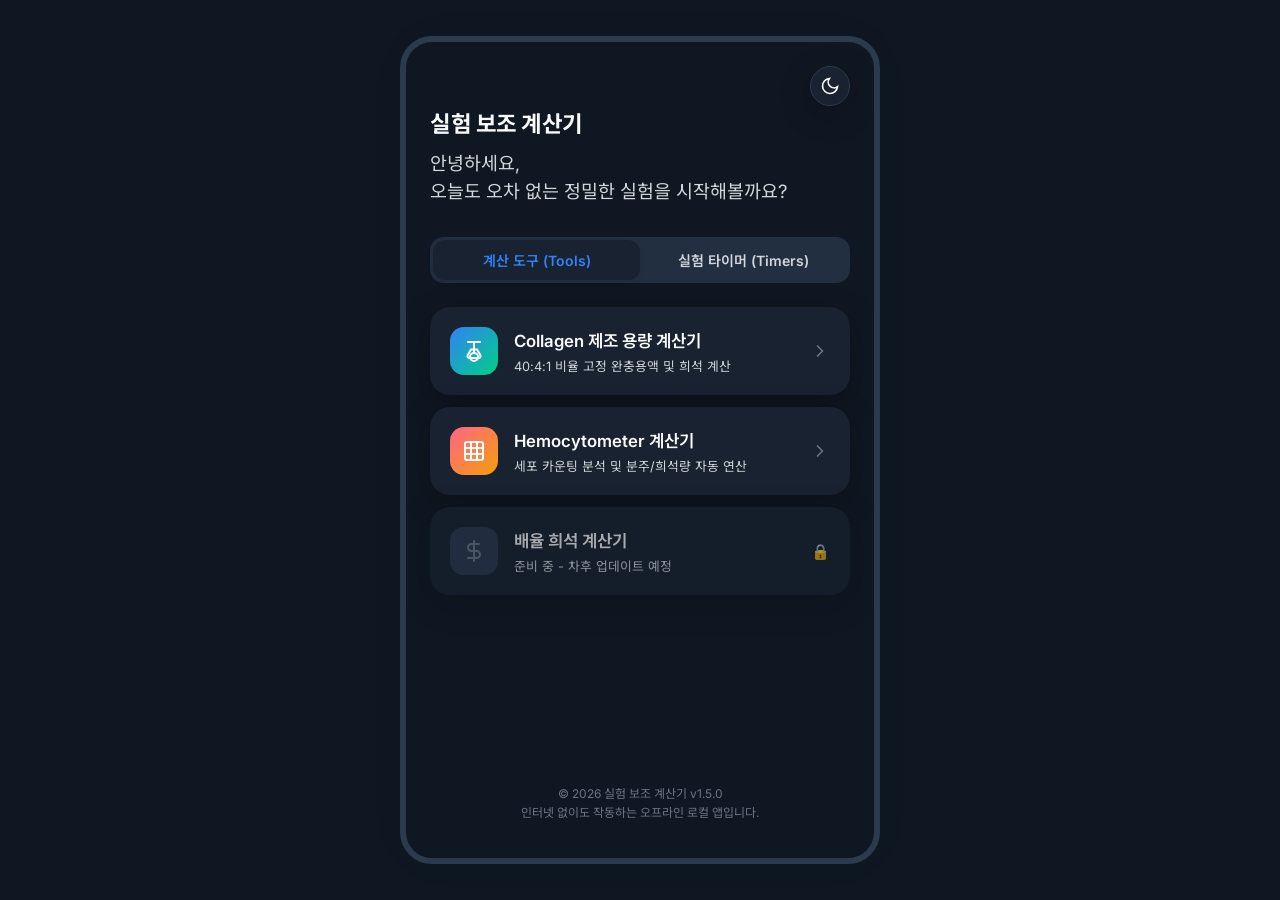
<file: index.html>
<!DOCTYPE html>
<html lang="ko">
<head>
  <meta charset="UTF-8">
  <meta name="viewport" content="width=device-width, initial-scale=1.0, maximum-scale=1.0, user-scalable=no">
  <title>실험 보조 계산기</title>
  
  <!-- PWA meta tags -->
  <meta name="theme-color" content="#3182f6">
  <meta name="apple-mobile-web-app-capable" content="yes">
  <meta name="apple-mobile-web-app-status-bar-style" content="default">
  <meta name="apple-mobile-web-app-title" content="실험계산기">
  <link rel="manifest" href="./manifest.json">
  <link rel="icon" type="image/svg+xml" href="./icon.svg">
  
  <!-- Google Fonts -->
  <link rel="preconnect" href="https://fonts.googleapis.com">
  <link rel="preconnect" href="https://fonts.gstatic.com" crossorigin>
  <link href="https://fonts.googleapis.com/css2?family=Inter:wght@400;500;600;700&family=Noto+Sans+KR:wght@300;400;500;700&display=swap" rel="stylesheet">
  
  <link rel="stylesheet" href="./styles.css">
</head>
<body class="dark-theme">
  <!-- PWA Install Banner (Toss style snackbar) -->
  <div id="install-banner" class="install-banner hidden">
    <div class="banner-content">
      <img src="./icon.svg" alt="App Icon" class="banner-icon">
      <div class="banner-text">
        <p class="banner-title">실험 보조 계산기</p>
        <p class="banner-desc">홈 화면에 추가하여 앱처럼 로컬로 사용해보세요</p>
      </div>
    </div>
    <button id="btn-install" class="btn-install-sm">설치</button>
    <button id="btn-close-banner" class="btn-close-sm">&times;</button>
  </div>

  <div class="app-container">
    <!-- Theme Toggle Floating Button -->
    <button id="theme-toggle" class="theme-toggle" aria-label="테마 전환">
      <svg class="sun-icon hidden" xmlns="http://www.w3.org/2000/svg" viewBox="0 0 24 24" fill="none" stroke="currentColor" stroke-width="2"><circle cx="12" cy="12" r="5"></circle><line x1="12" y1="1" x2="12" y2="3"></line><line x1="12" y1="21" x2="12" y2="23"></line><line x1="4.22" y1="4.22" x2="5.64" y2="5.64"></line><line x1="18.36" y1="18.36" x2="19.78" y2="19.78"></line><line x1="1" y1="12" x2="3" y2="12"></line><line x1="21" y1="12" x2="23" y2="12"></line><line x1="4.22" y1="19.78" x2="5.64" y2="18.36"></line><line x1="18.36" y1="5.64" x2="19.78" y2="4.22"></line></svg>
      <svg class="moon-icon" xmlns="http://www.w3.org/2000/svg" viewBox="0 0 24 24" fill="none" stroke="currentColor" stroke-width="2"><path d="M21 12.79A9 9 0 1 1 11.21 3 7 7 0 0 0 21 12.79z"></path></svg>
    </button>

    <!-- ============================================== -->
    <!-- 1. HOME PAGE SECTION                           -->
    <!-- ============================================== -->
    <section id="page-home" class="app-page active">
      <div class="header-main">
        <h1 class="main-title">실험 보조 계산기</h1>
        <p class="main-subtitle">안녕하세요,<br>오늘도 오차 없는 정밀한 실험을 시작해볼까요?</p>
      </div>

      <div class="home-tab-wrapper">
        <div class="segmented-control home-tab-control">
          <input type="radio" name="home-tab" id="tab-tools" value="tools" checked>
          <label for="tab-tools">계산 도구 (Tools)</label>
          
          <input type="radio" name="home-tab" id="tab-timers" value="timers">
          <label for="tab-timers">실험 타이머 (Timers)</label>
          
          <div class="segmented-slider"></div>
        </div>
      </div>

      <!-- Tools Group -->
      <div id="group-tools" class="menu-list">
        <!-- Collagen Calculator Card -->
        <div class="menu-card" data-target="collagen">
          <div class="menu-card-left">
            <div class="menu-icon-wrapper collagen-bg">
              <!-- Custom flask svg -->
              <svg xmlns="http://www.w3.org/2000/svg" viewBox="0 0 24 24" fill="none" stroke="currentColor" stroke-width="2" stroke-linecap="round" stroke-linejoin="round" class="menu-icon"><path d="M6 3h12M12 3v11M12 14a4 4 0 1 0 0 8 4 4 0 0 0 0-8zM9 10.5l-3.3 5.5A2 2 0 0 0 7.4 19h9.2a2 2 0 0 0 1.7-3L15 10.5M9 10.5h6"></path></svg>
            </div>
            <div class="menu-card-info">
              <span class="menu-card-title">Collagen 제조 용량 계산기</span>
              <span class="menu-card-desc">40:4:1 비율 고정 완충용액 및 희석 계산</span>
            </div>
          </div>
          <svg class="chevron-icon" xmlns="http://www.w3.org/2000/svg" viewBox="0 0 24 24" fill="none" stroke="currentColor" stroke-width="2" stroke-linecap="round" stroke-linejoin="round"><polyline points="9 18 15 12 9 6"></polyline></svg>
        </div>

        <!-- Hemocytometer Calculator Card -->
        <div class="menu-card" data-target="hemocytometer">
          <div class="menu-card-left">
            <div class="menu-icon-wrapper hemo-bg">
              <svg xmlns="http://www.w3.org/2000/svg" viewBox="0 0 24 24" fill="none" stroke="currentColor" stroke-width="2" stroke-linecap="round" stroke-linejoin="round" class="menu-icon"><rect x="3" y="3" width="18" height="18" rx="2" ry="2"></rect><line x1="9" y1="3" x2="9" y2="21"></line><line x1="15" y1="3" x2="15" y2="21"></line><line x1="3" y1="9" x2="21" y2="9"></line><line x1="3" y1="15" x2="21" y2="15"></line></svg>
            </div>
            <div class="menu-card-info">
              <span class="menu-card-title">Hemocytometer 계산기</span>
              <span class="menu-card-desc">세포 카운팅 분석 및 분주/희석량 자동 연산</span>
            </div>
          </div>
          <svg class="chevron-icon" xmlns="http://www.w3.org/2000/svg" viewBox="0 0 24 24" fill="none" stroke="currentColor" stroke-width="2" stroke-linecap="round" stroke-linejoin="round"><polyline points="9 18 15 12 9 6"></polyline></svg>
        </div>

        <!-- Dilution Calculator (Placeholder for future feature) -->
        <div class="menu-card disabled">
          <div class="menu-card-left">
            <div class="menu-icon-wrapper disabled-bg">
              <svg xmlns="http://www.w3.org/2000/svg" viewBox="0 0 24 24" fill="none" stroke="currentColor" stroke-width="2" stroke-linecap="round" stroke-linejoin="round" class="menu-icon"><path d="M12 2v20M17 5H9.5a3.5 3.5 0 0 0 0 7h5a3.5 3.5 0 0 1 0 7H6"></path></svg>
            </div>
            <div class="menu-card-info">
              <span class="menu-card-title">배율 희석 계산기</span>
              <span class="menu-card-desc">준비 중 - 차후 업데이트 예정</span>
            </div>
          </div>
          <span class="badge-lock">🔒</span>
        </div>
      </div>

      <!-- Timers Group -->
      <div id="group-timers" class="menu-list hidden">
        <!-- Cell Detachment Timer Card -->
        <div class="menu-card" data-target="split-timer">
          <div class="menu-card-left">
            <div class="menu-icon-wrapper timer-split-bg">
              <svg xmlns="http://www.w3.org/2000/svg" viewBox="0 0 24 24" fill="none" stroke="currentColor" stroke-width="2" stroke-linecap="round" stroke-linejoin="round" class="menu-icon"><circle cx="12" cy="12" r="10"></circle><polyline points="12 6 12 12 16 14"></polyline></svg>
            </div>
            <div class="menu-card-info">
              <span class="menu-card-title">세포 떼어내기 타이머 (Cell Detachment)</span>
              <span class="menu-card-desc">세포 detaching (HEK, HaCaT 등) 단계별 프로토콜 타이머</span>
            </div>
          </div>
          <svg class="chevron-icon" xmlns="http://www.w3.org/2000/svg" viewBox="0 0 24 24" fill="none" stroke="currentColor" stroke-width="2" stroke-linecap="round" stroke-linejoin="round"><polyline points="9 18 15 12 9 6"></polyline></svg>
        </div>

        <!-- Dyeing Timer Card -->
        <div class="menu-card" data-target="dyeing-timer">
          <div class="menu-card-left">
            <div class="menu-icon-wrapper timer-dyeing-bg">
              <svg xmlns="http://www.w3.org/2000/svg" viewBox="0 0 24 24" fill="none" stroke="currentColor" stroke-width="2" stroke-linecap="round" stroke-linejoin="round" class="menu-icon"><path d="M12 2v6M12 22v-6M17 5H7M19 19H5M12 8a4 4 0 1 0 0 8 4 4 0 0 0 0-8z"></path></svg>
            </div>
            <div class="menu-card-info">
              <span class="menu-card-title">염색 타이머 (Staining Timer)</span>
              <span class="menu-card-desc">IHC, ICC 등 염색 단계별 프로토콜 타이머</span>
            </div>
          </div>
          <svg class="chevron-icon" xmlns="http://www.w3.org/2000/svg" viewBox="0 0 24 24" fill="none" stroke="currentColor" stroke-width="2" stroke-linecap="round" stroke-linejoin="round"><polyline points="9 18 15 12 9 6"></polyline></svg>
        </div>
      </div>

      <div class="footer-info">
        <p>© 2026 실험 보조 계산기 v1.5.0</p>
        <p>인터넷 없이도 작동하는 오프라인 로컬 앱입니다.</p>
      </div>
    </section>

    <!-- ============================================== -->
    <!-- 2. COLLAGEN CALCULATOR PAGE SECTION           -->
    <!-- ============================================== -->
    <section id="page-collagen" class="app-page">
      <div class="header-nav">
        <button id="btn-back-home" class="btn-back" aria-label="홈으로 돌아가기">
          <svg xmlns="http://www.w3.org/2000/svg" viewBox="0 0 24 24" fill="none" stroke="currentColor" stroke-width="2" stroke-linecap="round" stroke-linejoin="round" class="back-icon"><line x1="19" y1="12" x2="5" y2="12"></line><polyline points="12 19 5 12 12 5"></polyline></svg>
        </button>
        <h2 class="nav-title">Collagen 제조 용량</h2>
      </div>

      <div class="page-content">
        <!-- Step 1. Preset Selection -->
        <div class="card-toss">
          <label class="card-label">농도 설정 선택</label>
          <div class="preset-group">
            <button class="btn-preset active" data-preset="preset-1" data-init="8.64" data-target="6">
              <span class="preset-name">8.64 → 6</span>
              <span class="preset-unit">mg/mL</span>
            </button>
            <button class="btn-preset" data-preset="preset-2" data-init="3.75" data-target="3">
              <span class="preset-name">3.75 → 3</span>
              <span class="preset-unit">mg/mL</span>
            </button>
            <button class="btn-preset" data-preset="custom">
              <span class="preset-name">직접 입력</span>
              <span class="preset-unit">Custom</span>
            </button>
          </div>
        </div>

        <!-- Step 2. Concentration input (Labels fixed at the top) -->
        <div class="card-toss duration-fade">
          <label class="card-label">농도 입력</label>
          <div class="input-row">
            <div class="input-field-container">
              <span class="input-field-label">시작 농도</span>
              <div class="floating-input-group static-label-input">
                <input type="number" id="input-c-init" value="8.64" step="0.01" min="0" placeholder=" " readonly>
                <span class="input-suffix">mg/mL</span>
              </div>
            </div>
            <div class="input-arrow-symbol">→</div>
            <div class="input-field-container">
              <span class="input-field-label">목표 농도</span>
              <div class="floating-input-group static-label-input">
                <input type="number" id="input-c-target" value="6" step="0.01" min="0" placeholder=" " readonly>
                <span class="input-suffix">mg/mL</span>
              </div>
            </div>
          </div>
          <p id="preset-status-text" class="status-msg-info">농도값이 프리셋으로 고정되었습니다.</p>
        </div>

        <!-- Step 3. Input Mode Segmented Control -->
        <div class="card-toss">
          <label class="card-label">계산 기준 선택</label>
          <div class="segmented-control">
            <input type="radio" name="input-mode" id="mode-collagen" value="collagen" checked>
            <label for="mode-collagen">콜라겐 부피 기준</label>
            
            <input type="radio" name="input-mode" id="mode-total" value="total">
            <label for="mode-total">최종 부피 기준</label>
            
            <div class="segmented-slider"></div>
          </div>
        </div>

        <!-- Step 4. Volume Input Field (Default 1000) -->
        <div class="card-toss focus-ring-anim">
          <div class="floating-input-group large-input">
            <input type="number" id="input-volume" min="0" placeholder=" " value="1000">
            <label for="input-volume" id="label-volume">콜라겐 부피 (Collagen)</label>
            <span class="input-suffix text-lg">µL</span>
          </div>
        </div>

        <!-- Step 5. Error Message Card (Toss Warning Style) -->
        <div id="error-card" class="card-warning hidden">
          <div class="warning-header">
            <svg class="warning-icon" xmlns="http://www.w3.org/2000/svg" viewBox="0 0 24 24" fill="none" stroke="currentColor" stroke-width="2" stroke-linecap="round" stroke-linejoin="round"><path d="M10.29 3.86L1.82 18a2 2 0 0 0 1.71 3h16.94a2 2 0 0 0 1.71-3L13.71 3.86a2 2 0 0 0-3.42 0z"></path><line x1="12" y1="9" x2="12" y2="13"></line><line x1="12" y1="17" x2="12.01" y2="17"></line></svg>
            <span class="warning-title">제조가 불가능한 농도 조합</span>
          </div>
          <p id="error-desc" class="warning-desc">
            PBS와 NaOH를 넣는 것만으로 콜라겐은 1.125배로 희석됩니다. 따라서 목표 농도는 시작 농도의 88.8% 이하(최대 <span id="max-achievable-conc">0.00</span> mg/mL)여야만 조제가 가능합니다.
          </p>
        </div>

        <!-- Step 6. Result Section (Reordered to Collagen -> 10X PBS -> SFM -> 1M NaOH) -->
        <div id="result-card" class="card-toss results-container">
          <label class="card-label">제조 용량 레시피 <span id="recipe-conc-title" class="title-conc-badge">(8.64 → 6.00 mg/mL)</span></label>
          <div class="recipe-visual">
            <div class="bar-portion portion-col" style="width: 40%;" title="Collagen"></div>
            <div class="bar-portion portion-pbs" style="width: 10%;" title="10X PBS"></div>
            <div class="bar-portion portion-sfm" style="width: 45%;" title="Serum Free Media"></div>
            <div class="bar-portion portion-naoh" style="width: 5%;" title="1M NaOH"></div>
          </div>
          <div class="recipe-legend">
            <span class="legend-item"><span class="color-dot dot-col"></span>콜라겐</span>
            <span class="legend-item"><span class="color-dot dot-pbs"></span>10X PBS</span>
            <span class="legend-item"><span class="color-dot dot-sfm"></span>SFM</span>
            <span class="legend-item"><span class="color-dot dot-naoh"></span>1M NaOH</span>
          </div>

          <hr class="divider">

          <div class="result-list">
            <!-- Collagen displays initial concentration (시작 농도) -->
            <div class="result-row accent-row">
              <span class="result-name">콜라겐 (Collagen) <span id="res-collagen-conc" class="inline-conc-tag">(8.64 mg/mL)</span></span>
              <span class="result-value"><span id="res-collagen">1000.00</span> <span class="unit">µL</span></span>
            </div>
            <div class="result-row">
              <span class="result-name">10X PBS</span>
              <span class="result-value"><span id="res-pbs">100.00</span> <span class="unit">µL</span></span>
            </div>
            <!-- SFM standard styling, no bold (accent-row) -->
            <div class="result-row">
              <span class="result-name">SFM (Serum Free Media)</span>
              <span class="result-value"><span id="res-sfm">315.00</span> <span class="unit">µL</span></span>
            </div>
            <div class="result-row">
              <span class="result-name">1M NaOH</span>
              <span class="result-value"><span id="res-naoh">25.00</span> <span class="unit">µL</span></span>
            </div>
            <hr class="sub-divider">
            <!-- Total displays target concentration (최종/목표 농도) -->
            <div class="result-row total-row">
              <span class="result-name">최종 부피 (Total) <span id="res-total-conc" class="inline-conc-tag-total">(6.00 mg/mL)</span></span>
              <span class="result-value"><span id="res-total">1440.00</span> <span class="unit">µL</span></span>
            </div>
          </div>
        </div>

        <!-- Custom footer notes -->
        <div class="ratio-guide-text">
          💡 Collagen:10xPBS:1M NaOH = 40:4:1 비율입니다
        </div>
        <div class="precaution-box">
          <span class="precaution-emoji">⚠️</span>
          <span class="precaution-text">주의사항: NaOH는 은은한 핑크빛이 안 보이면 추가로 넣어주세요.</span>
        </div>
      </div>
      
      <!-- Sticky Bottom Button Area (Toss standard style) -->
      <div class="sticky-bottom-action">
        <button id="btn-reset-form" class="btn-toss-secondary">입력 초기화</button>
      </div>
    </section>

    <!-- ============================================== -->
    <!-- 3. HEMOCYTOMETER CALCULATOR PAGE SECTION       -->
    <!-- ============================================== -->
    <section id="page-hemocytometer" class="app-page">
      <div class="header-nav">
        <button id="btn-back-home-hemo" class="btn-back" aria-label="홈으로 돌아가기">
          <svg xmlns="http://www.w3.org/2000/svg" viewBox="0 0 24 24" fill="none" stroke="currentColor" stroke-width="2" stroke-linecap="round" stroke-linejoin="round" class="back-icon"><line x1="19" y1="12" x2="5" y2="12"></line><polyline points="12 19 5 12 12 5"></polyline></svg>
        </button>
        <h2 class="nav-title">Hemocytometer 세포 계산</h2>
      </div>

      <div class="page-content">
        <!-- Counting Info Inputs (Simplified: squares/dilution inputs removed) -->
        <div class="card-toss">
          <label class="card-label">현탁액 세포 카운팅 (16칸 전체 측정)</label>
          
          <div class="input-row">
            <div class="input-field-container">
              <span class="input-field-label">총 카운팅 세포 수</span>
              <div class="floating-input-group static-label-input">
                <input type="number" id="hemo-cells" value="120" min="0" placeholder=" ">
                <span class="input-suffix">cells</span>
              </div>
            </div>
            <div class="input-field-container">
              <span class="input-field-label">세포액 총 부피 (stock)</span>
              <div class="floating-input-group static-label-input">
                <input type="number" id="hemo-volume" value="1.0" step="0.1" min="0.001" placeholder=" ">
                <span class="input-suffix">mL</span>
              </div>
            </div>
          </div>
        </div>

        <!-- Stock Cell Stats Card -->
        <div class="card-toss hemo-summary-card">
          <label class="card-label text-primary-theme">현탁액 원액 분석 결과</label>
          <div class="result-list">
            <div class="result-row accent-row large-result-row">
              <span class="result-name">세포 농도 (Density)</span>
              <span class="result-value text-blue" id="hemo-res-density">2.40 &times; 10<sup>6</sup> cells/mL</span>
            </div>
            <div class="result-row">
              <span class="result-name">원액 전체 세포 수 (Total Cells)</span>
              <span class="result-value" id="hemo-res-total-cells">2.40 &times; 10<sup>6</sup> cells</span>
            </div>
          </div>
        </div>

        <!-- Sub-feature 2.1: Harvest Volume Calculator (Exponent raised visual layout) -->
        <div class="card-toss">
          <label class="card-label">기능 1. 필요한 세포 수 수확 분주</label>
          <p class="card-sub-desc">목표하는 세포 수를 획득하기 위해 원액에서 분주해야 할 부피를 산출합니다.</p>
          
          <div class="input-row-scientific">
            <div class="input-field-container">
              <span class="input-field-label">목표 수확 세포 수</span>
              <div class="scientific-input-row">
                <input type="number" id="harvest-base" value="1.5" step="0.01" min="0" placeholder="1.5" class="sc-input-base">
                <span class="sc-multiply">&times;</span>
                <span class="sc-base">10<span class="sc-power-wrapper"><input type="number" id="harvest-exponent" value="5" step="1" min="0" placeholder="5" class="sc-input-power"></span></span>
                <span class="sc-unit">cells</span>
              </div>
            </div>
          </div>

          <hr class="divider">

          <div class="result-list">
            <div class="result-row accent-row">
              <span class="result-name">필요한 수확 부피 (Harvest Vol.)</span>
              <span class="result-value text-emerald"><span id="res-harvest-vol">62.50</span> <span class="unit">µL</span></span>
            </div>
          </div>
        </div>

        <!-- Sub-feature 2.2: Dilution Preparation Calculator (Default target concentration 5.0 * 10^5) -->
        <div class="card-toss">
          <label class="card-label">기능 2. 특정 농도 및 부피 제조 희석</label>
          <p class="card-sub-desc">원하는 목표 농도와 부피의 희석 현탁액을 조제하기 위한 분주 레시피입니다.</p>

          <div class="input-row-scientific">
            <div class="input-field-container">
              <span class="input-field-label">목표 세포 농도</span>
              <div class="scientific-input-row">
                <input type="number" id="dilute-base" value="5.0" step="0.01" min="0" placeholder="5.0" class="sc-input-base">
                <span class="sc-multiply">&times;</span>
                <span class="sc-base">10<span class="sc-power-wrapper"><input type="number" id="dilute-exponent" value="5" step="1" min="0" placeholder="5" class="sc-input-power"></span></span>
                <span class="sc-unit">cells/mL</span>
              </div>
            </div>
          </div>

          <div class="input-field-container">
            <span class="input-field-label">목표 제조 부피</span>
            <div class="floating-input-group static-label-input">
              <input type="number" id="dilute-volume" value="1.0" step="0.1" min="0.001" placeholder=" ">
              <span class="input-suffix">mL</span>
            </div>
          </div>

          <!-- Dilution Impossible Error Card -->
          <div id="hemo-error-card" class="card-warning-inline hidden">
            ⚠️ 희석 불가: 목표 농도가 원액의 세포 농도보다 높습니다. 원액보다 더 진하게 조제할 수는 없습니다.
          </div>

          <hr class="divider">

          <div id="hemo-dilute-result-list" class="result-list">
            <div class="result-row accent-row">
              <span class="result-name">세포 현탁액 원액 부피</span>
              <span class="result-value"><span id="res-dilute-cell-vol">208.33</span> <span class="unit">µL</span></span>
            </div>
            <div class="result-row">
              <span class="result-name">배지 부피 (Media)</span>
              <span class="result-value"><span id="res-dilute-media-vol">791.67</span> <span class="unit">µL</span></span>
            </div>
            <hr class="sub-divider">
            <div class="result-row total-row">
              <span class="result-name">최종 목표 용량</span>
              <span class="result-value"><span id="res-dilute-total-vol">1000.00</span> <span class="unit">µL</span></span>
            </div>
          </div>
        </div>

        <div class="ratio-guide-text">
          💡 세포 농도는 16칸 전체 카운팅(세포수 &times; 2 &times; 10<sup>4</sup> cells/mL) 기준으로 연산됩니다.
        </div>
      </div>
      
      <!-- Sticky Bottom Button Area (Toss standard style) -->
      <div class="sticky-bottom-action">
        <button id="btn-reset-form-hemo" class="btn-toss-secondary">입력 초기화</button>
      </div>
    </section>

    <!-- ============================================== -->
    <!-- 4. CELL DETACHMENT TIMER PAGE SECTION         -->
    <!-- ============================================== -->
    <section id="page-split-timer" class="app-page">
      <div class="header-nav">
        <button id="btn-back-home-split" class="btn-back" aria-label="홈으로 돌아가기">
          <svg xmlns="http://www.w3.org/2000/svg" viewBox="0 0 24 24" fill="none" stroke="currentColor" stroke-width="2" stroke-linecap="round" stroke-linejoin="round" class="back-icon"><line x1="19" y1="12" x2="5" y2="12"></line><polyline points="12 19 5 12 12 5"></polyline></svg>
        </button>
        <h2 class="nav-title">세포 떼어내기 타이머</h2>
      </div>

      <div class="page-content">
        <!-- 1. Protocol Header Info -->
        <div class="dyeing-header-control" style="display: flex; justify-content: space-between; align-items: center; margin-top: 4px; padding: 0 4px;">
          <span class="detachment-progress-text" style="font-size: 0.85rem; font-weight: 600; color: var(--text-sub);">진행도: <strong id="detachment-progress-count" style="color: var(--color-primary);">0</strong> / 6 완료</span>
          <button id="btn-reset-detachment-protocol" class="btn-toss-secondary" style="width: auto; padding: 6px 14px; border-radius: 10px; font-size: 0.8rem;">전체 초기화</button>
        </div>

        <div class="ratio-guide-text" style="text-align: left; margin: 4px 4px 8px; font-size: 0.78rem; font-weight: 600; color: var(--color-primary);">
          💡 떼어내기 완료 후 Hemocytometer 계산기로 바로 이동할 수 있습니다.
        </div>

        <!-- 2. Step-by-step Protocol List -->
        <div id="detachment-step-list" class="detachment-step-list" style="display: flex; flex-direction: column; gap: 14px; margin-top: 4px;">
          <!-- Dynamic detachment cards rendered via app.js -->
        </div>
      </div>
    </section>

    <!-- ============================================== -->
    <!-- 5. DYEING TIMER PAGE SECTION                   -->
    <!-- ============================================== -->
    <section id="page-dyeing-timer" class="app-page">
      <div class="header-nav">
        <button id="btn-back-home-dyeing" class="btn-back" aria-label="홈으로 돌아가기">
          <svg xmlns="http://www.w3.org/2000/svg" viewBox="0 0 24 24" fill="none" stroke="currentColor" stroke-width="2" stroke-linecap="round" stroke-linejoin="round" class="back-icon"><line x1="19" y1="12" x2="5" y2="12"></line><polyline points="12 19 5 12 12 5"></polyline></svg>
        </button>
        <h2 class="nav-title">염색 타이머</h2>
      </div>

      <div class="page-content">
        <!-- 1. Staining Type Segmented Control -->
        <div class="segmented-control dyeing-tab-control">
          <input type="radio" name="dyeing-tab" id="tab-dyeing-dapi" value="dapi" checked>
          <label for="tab-dyeing-dapi">DAPI & Phalloidin</label>
          
          <input type="radio" name="dyeing-tab" id="tab-dyeing-antibody" value="antibody">
          <label for="tab-dyeing-antibody" id="label-dyeing-antibody" class="disabled-tab-label">Antibody (준비중) 🔒</label>
          
          <div class="segmented-slider dyeing-slider"></div>
        </div>

        <!-- 2. Push Notification Permission Request Card -->
        <div id="dyeing-notification-card" class="card-warning-inline hidden" style="margin-top: 0; display: flex; align-items: center; justify-content: space-between; gap: 12px;">
          <div style="display: flex; align-items: center; gap: 8px;">
            <span style="font-size: 1.1rem;">🔔</span>
            <span style="font-size: 0.8rem; font-weight: 500; color: var(--text-warning);">타이머 완료 푸시 알림 및 소리를 허용해 주세요.</span>
          </div>
          <button id="btn-dyeing-request-notif" class="btn-install-sm" style="padding: 6px 12px; font-size: 0.78rem;">허용</button>
        </div>

        <!-- 3. Protocol Header Info -->
        <div class="dyeing-header-control" style="display: flex; justify-content: space-between; align-items: center; margin-top: 4px; padding: 0 4px;">
          <span class="dyeing-progress-text" style="font-size: 0.85rem; font-weight: 600; color: var(--text-sub);">진행도: <strong id="dyeing-progress-count" style="color: var(--color-primary);">0</strong> / 9 완료</span>
          <button id="btn-reset-dyeing-protocol" class="btn-toss-secondary" style="width: auto; padding: 6px 14px; border-radius: 10px; font-size: 0.8rem;">전체 초기화</button>
        </div>

        <div class="ratio-guide-text" style="text-align: left; margin: 4px 4px 8px; font-size: 0.78rem; font-weight: 600; color: var(--color-primary);">
          💡 PBS는 염색용 PBS 사용할 것
        </div>

        <!-- 4. Step-by-step Protocol List -->
        <div id="dyeing-step-list" class="dyeing-step-list" style="display: flex; flex-direction: column; gap: 14px; margin-top: 4px;">
          <!-- Dynamic staining cards rendered via app.js -->
        </div>
      </div>
    </section>
  </div>

  <!-- Time Edit Modal Dialog -->
  <div id="edit-time-modal" class="modal-overlay hidden">
    <div class="modal-card">
      <h3 class="modal-title">타이머 시간 설정</h3>
      <p class="modal-subtitle" id="modal-step-title">1단계: PFA 고정</p>
      
      <div class="modal-input-group">
        <div class="modal-input-field">
          <input type="number" id="edit-modal-min" min="0" max="999" value="10">
          <span>분</span>
        </div>
        <div class="modal-input-field">
          <input type="number" id="edit-modal-sec" min="0" max="59" value="0">
          <span>초</span>
        </div>
      </div>
      
      <div class="modal-actions">
        <button id="btn-modal-cancel" class="btn-modal-secondary">취소</button>
        <button id="btn-modal-save" class="btn-modal-primary">적용하기</button>
      </div>
    </div>
  </div>

  <script src="./app.js"></script>
</body>
</html>
</file>
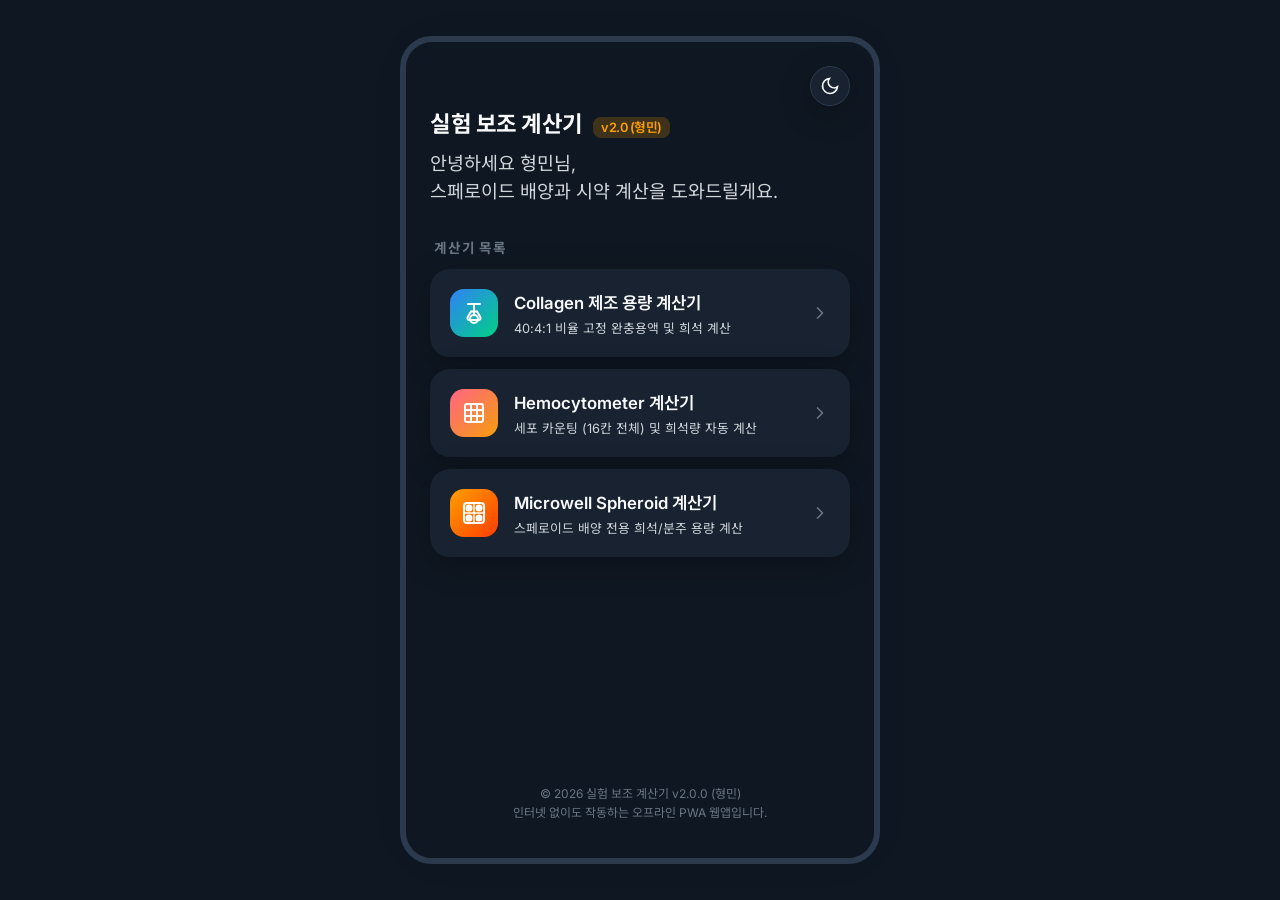
<file: v형민/index.html>
<!DOCTYPE html>
<html lang="ko">
<head>
  <meta charset="UTF-8">
  <meta name="viewport" content="width=device-width, initial-scale=1.0, maximum-scale=1.0, user-scalable=no">
  <title>실험 보조 계산기 - 형민</title>
  
  <!-- PWA meta tags -->
  <meta name="theme-color" content="#ffa000">
  <meta name="apple-mobile-web-app-capable" content="yes">
  <meta name="apple-mobile-web-app-status-bar-style" content="default">
  <meta name="apple-mobile-web-app-title" content="실험계산기-형민">
  <link rel="manifest" href="./manifest.json">
  <link rel="icon" type="image/svg+xml" href="./icon.svg">
  
  <!-- Google Fonts -->
  <link rel="preconnect" href="https://fonts.googleapis.com">
  <link rel="preconnect" href="https://fonts.gstatic.com" crossorigin>
  <link href="https://fonts.googleapis.com/css2?family=Inter:wght@400;500;600;700&family=Noto+Sans+KR:wght@300;400;500;700&display=swap" rel="stylesheet">
  
  <link rel="stylesheet" href="./styles.css">
</head>
<body class="dark-theme">
  <!-- PWA Install Banner -->
  <div id="install-banner" class="install-banner hidden">
    <div class="banner-content">
      <img src="./icon.svg" alt="App Icon" class="banner-icon">
      <div class="banner-text">
        <p class="banner-title">실험계산기 - 형민</p>
        <p class="banner-desc">홈 화면에 추가하여 앱처럼 로컬로 사용해보세요</p>
      </div>
    </div>
    <button id="btn-install" class="btn-install-sm">설치</button>
    <button id="btn-close-banner" class="btn-close-sm">&times;</button>
  </div>

  <div class="app-container">
    <!-- Theme Toggle Floating Button -->
    <button id="theme-toggle" class="theme-toggle" aria-label="테마 전환">
      <svg class="sun-icon hidden" xmlns="http://www.w3.org/2000/svg" viewBox="0 0 24 24" fill="none" stroke="currentColor" stroke-width="2"><circle cx="12" cy="12" r="5"></circle><line x1="12" y1="1" x2="12" y2="3"></line><line x1="12" y1="21" x2="12" y2="23"></line><line x1="4.22" y1="4.22" x2="5.64" y2="5.64"></line><line x1="18.36" y1="18.36" x2="19.78" y2="19.78"></line><line x1="1" y1="12" x2="3" y2="12"></line><line x1="21" y1="12" x2="23" y2="12"></line><line x1="4.22" y1="19.78" x2="5.64" y2="18.36"></line><line x1="18.36" y1="5.64" x2="19.78" y2="4.22"></line></svg>
      <svg class="moon-icon" xmlns="http://www.w3.org/2000/svg" viewBox="0 0 24 24" fill="none" stroke="currentColor" stroke-width="2"><path d="M21 12.79A9 9 0 1 1 11.21 3 7 7 0 0 0 21 12.79z"></path></svg>
    </button>

    <!-- ============================================== -->
    <!-- 1. HOME PAGE SECTION                           -->
    <!-- ============================================== -->
    <section id="page-home" class="app-page active">
      <div class="header-main">
        <h1 class="main-title">실험 보조 계산기 <span class="title-version-tag">v2.0 (형민)</span></h1>
        <p class="main-subtitle">안녕하세요 형민님,<br>스페로이드 배양과 시약 계산을 도와드릴게요.</p>
      </div>

      <div class="section-title">계산기 목록</div>
      <div class="menu-list">
        <!-- Collagen Calculator Card -->
        <div class="menu-card" data-target="collagen">
          <div class="menu-card-left">
            <div class="menu-icon-wrapper collagen-bg">
              <svg xmlns="http://www.w3.org/2000/svg" viewBox="0 0 24 24" fill="none" stroke="currentColor" stroke-width="2" stroke-linecap="round" stroke-linejoin="round" class="menu-icon"><path d="M6 3h12M12 3v11M12 14a4 4 0 1 0 0 8 4 4 0 0 0 0-8zM9 10.5l-3.3 5.5A2 2 0 0 0 7.4 19h9.2a2 2 0 0 0 1.7-3L15 10.5M9 10.5h6"></path></svg>
            </div>
            <div class="menu-card-info">
              <span class="menu-card-title">Collagen 제조 용량 계산기</span>
              <span class="menu-card-desc">40:4:1 비율 고정 완충용액 및 희석 계산</span>
            </div>
          </div>
          <svg class="chevron-icon" xmlns="http://www.w3.org/2000/svg" viewBox="0 0 24 24" fill="none" stroke="currentColor" stroke-width="2" stroke-linecap="round" stroke-linejoin="round"><polyline points="9 18 15 12 9 6"></polyline></svg>
        </div>

        <!-- Hemocytometer Calculator Card -->
        <div class="menu-card" data-target="hemocytometer">
          <div class="menu-card-left">
            <div class="menu-icon-wrapper hemo-bg">
              <svg xmlns="http://www.w3.org/2000/svg" viewBox="0 0 24 24" fill="none" stroke="currentColor" stroke-width="2" stroke-linecap="round" stroke-linejoin="round" class="menu-icon"><rect x="3" y="3" width="18" height="18" rx="2" ry="2"></rect><line x1="9" y1="3" x2="9" y2="21"></line><line x1="15" y1="3" x2="15" y2="21"></line><line x1="3" y1="9" x2="21" y2="9"></line><line x1="3" y1="15" x2="21" y2="15"></line></svg>
            </div>
            <div class="menu-card-info">
              <span class="menu-card-title">Hemocytometer 계산기</span>
              <span class="menu-card-desc">세포 카운팅 (16칸 전체) 및 희석량 자동 계산</span>
            </div>
          </div>
          <svg class="chevron-icon" xmlns="http://www.w3.org/2000/svg" viewBox="0 0 24 24" fill="none" stroke="currentColor" stroke-width="2" stroke-linecap="round" stroke-linejoin="round"><polyline points="9 18 15 12 9 6"></polyline></svg>
        </div>

        <!-- Microwell Spheroid Calculator Card -->
        <div class="menu-card" data-target="spheroid">
          <div class="menu-card-left">
            <div class="menu-icon-wrapper spheroid-bg">
              <svg xmlns="http://www.w3.org/2000/svg" viewBox="0 0 24 24" fill="none" stroke="currentColor" stroke-width="2" stroke-linecap="round" stroke-linejoin="round" class="menu-icon">
                <rect x="2" y="2" width="20" height="20" rx="3" stroke="currentColor" stroke-width="2" />
                <line x1="12" y1="2" x2="12" y2="22" stroke="currentColor" stroke-width="1.5" />
                <line x1="2" y1="12" x2="22" y2="12" stroke="currentColor" stroke-width="1.5" />
                <circle cx="7" cy="7" r="2.5" fill="currentColor" />
                <circle cx="17" cy="7" r="2.5" fill="currentColor" />
                <circle cx="7" cy="17" r="2.5" fill="currentColor" />
                <circle cx="17" cy="17" r="2.5" fill="currentColor" />
              </svg>
            </div>
            <div class="menu-card-info">
              <span class="menu-card-title">Microwell Spheroid 계산기</span>
              <span class="menu-card-desc">스페로이드 배양 전용 희석/분주 용량 계산</span>
            </div>
          </div>
          <svg class="chevron-icon" xmlns="http://www.w3.org/2000/svg" viewBox="0 0 24 24" fill="none" stroke="currentColor" stroke-width="2" stroke-linecap="round" stroke-linejoin="round"><polyline points="9 18 15 12 9 6"></polyline></svg>
        </div>
      </div>

      <div class="footer-info">
        <p>© 2026 실험 보조 계산기 v2.0.0 (형민)</p>
        <p>인터넷 없이도 작동하는 오프라인 PWA 웹앱입니다.</p>
      </div>
    </section>

    <!-- ============================================== -->
    <!-- 2. COLLAGEN CALCULATOR PAGE SECTION           -->
    <!-- ============================================== -->
    <section id="page-collagen" class="app-page">
      <div class="header-nav">
        <button id="btn-back-home" class="btn-back" aria-label="홈으로 돌아가기">
          <svg xmlns="http://www.w3.org/2000/svg" viewBox="0 0 24 24" fill="none" stroke="currentColor" stroke-width="2" stroke-linecap="round" stroke-linejoin="round" class="back-icon"><line x1="19" y1="12" x2="5" y2="12"></line><polyline points="12 19 5 12 12 5"></polyline></svg>
        </button>
        <h2 class="nav-title">Collagen 제조 용량</h2>
      </div>

      <div class="page-content">
        <!-- Step 1. Preset Selection -->
        <div class="card-toss">
          <label class="card-label">농도 설정 선택</label>
          <div class="preset-group">
            <button class="btn-preset active" data-preset="preset-1" data-init="8.64" data-target="6">
              <span class="preset-name">8.64 → 6</span>
              <span class="preset-unit">mg/mL</span>
            </button>
            <button class="btn-preset" data-preset="preset-2" data-init="3.75" data-target="3">
              <span class="preset-name">3.75 → 3</span>
              <span class="preset-unit">mg/mL</span>
            </button>
            <button class="btn-preset" data-preset="custom">
              <span class="preset-name">직접 입력</span>
              <span class="preset-unit">Custom</span>
            </button>
          </div>
        </div>

        <!-- Step 2. Concentration input -->
        <div class="card-toss duration-fade">
          <label class="card-label">농도 입력</label>
          <div class="input-row">
            <div class="input-field-container">
              <span class="input-field-label">시작 농도</span>
              <div class="floating-input-group static-label-input">
                <input type="number" id="input-c-init" value="8.64" step="0.01" min="0" placeholder=" " readonly>
                <span class="input-suffix">mg/mL</span>
              </div>
            </div>
            <div class="input-arrow-symbol">→</div>
            <div class="input-field-container">
              <span class="input-field-label">목표 농도</span>
              <div class="floating-input-group static-label-input">
                <input type="number" id="input-c-target" value="6" step="0.01" min="0" placeholder=" " readonly>
                <span class="input-suffix">mg/mL</span>
              </div>
            </div>
          </div>
          <p id="preset-status-text" class="status-msg-info">농도값이 프리셋으로 고정되었습니다.</p>
        </div>

        <!-- Step 3. Input Mode Segmented Control -->
        <div class="card-toss">
          <label class="card-label">계산 기준 선택</label>
          <div class="segmented-control">
            <input type="radio" name="input-mode" id="mode-collagen" value="collagen" checked>
            <label for="mode-collagen">콜라겐 부피 기준</label>
            
            <input type="radio" name="input-mode" id="mode-total" value="total">
            <label for="mode-total">최종 부피 기준</label>
            
            <div class="segmented-slider"></div>
          </div>
        </div>

        <!-- Step 4. Volume Input Field -->
        <div class="card-toss focus-ring-anim">
          <div class="floating-input-group large-input">
            <input type="number" id="input-volume" min="0" placeholder=" " value="1000">
            <label for="input-volume" id="label-volume">콜라겐 부피 (Collagen)</label>
            <span class="input-suffix text-lg">µL</span>
          </div>
        </div>

        <!-- Step 5. Error Message Card -->
        <div id="error-card" class="card-warning hidden">
          <div class="warning-header">
            <svg class="warning-icon" xmlns="http://www.w3.org/2000/svg" viewBox="0 0 24 24" fill="none" stroke="currentColor" stroke-width="2" stroke-linecap="round" stroke-linejoin="round"><path d="M10.29 3.86L1.82 18a2 2 0 0 0 1.71 3h16.94a2 2 0 0 0 1.71-3L13.71 3.86a2 2 0 0 0-3.42 0z"></path><line x1="12" y1="9" x2="12" y2="13"></line><line x1="12" y1="17" x2="12.01" y2="17"></line></svg>
            <span class="warning-title">제조가 불가능한 농도 조합</span>
          </div>
          <p id="error-desc" class="warning-desc">
            PBS와 NaOH를 넣는 것만으로 콜라겐은 1.125배로 희석됩니다. 따라서 목표 농도는 시작 농도의 88.8% 이하(최대 <span id="max-achievable-conc">0.00</span> mg/mL)여야만 조제가 가능합니다.
          </p>
        </div>

        <!-- Step 6. Result Section -->
        <div id="result-card" class="card-toss results-container">
          <label class="card-label">제조 용량 레시피 <span id="recipe-conc-title" class="title-conc-badge">(8.64 → 6.00 mg/mL)</span></label>
          <div class="recipe-visual">
            <div class="bar-portion portion-col" style="width: 40%;" title="Collagen"></div>
            <div class="bar-portion portion-pbs" style="width: 10%;" title="10X PBS"></div>
            <div class="bar-portion portion-sfm" style="width: 45%;" title="Serum Free Media"></div>
            <div class="bar-portion portion-naoh" style="width: 5%;" title="1M NaOH"></div>
          </div>
          <div class="recipe-legend">
            <span class="legend-item"><span class="color-dot dot-col"></span>콜라겐</span>
            <span class="legend-item"><span class="color-dot dot-pbs"></span>10X PBS</span>
            <span class="legend-item"><span class="color-dot dot-sfm"></span>SFM</span>
            <span class="legend-item"><span class="color-dot dot-naoh"></span>1M NaOH</span>
          </div>

          <hr class="divider">

          <div class="result-list">
            <div class="result-row accent-row">
              <span class="result-name">콜라겐 (Collagen) <span id="res-collagen-conc" class="inline-conc-tag">(8.64 mg/mL)</span></span>
              <span class="result-value"><span id="res-collagen">1000.00</span> <span class="unit">µL</span></span>
            </div>
            <div class="result-row">
              <span class="result-name">10X PBS</span>
              <span class="result-value"><span id="res-pbs">100.00</span> <span class="unit">µL</span></span>
            </div>
            <div class="result-row">
              <span class="result-name">SFM (Serum Free Media)</span>
              <span class="result-value"><span id="res-sfm">315.00</span> <span class="unit">µL</span></span>
            </div>
            <div class="result-row">
              <span class="result-name">1M NaOH</span>
              <span class="result-value"><span id="res-naoh">25.00</span> <span class="unit">µL</span></span>
            </div>
            <hr class="sub-divider">
            <div class="result-row total-row">
              <span class="result-name">최종 부피 (Total) <span id="res-total-conc" class="inline-conc-tag-total">(6.00 mg/mL)</span></span>
              <span class="result-value"><span id="res-total">1440.00</span> <span class="unit">µL</span></span>
            </div>
          </div>
        </div>

        <div class="ratio-guide-text">
          💡 Collagen:10xPBS:1M NaOH = 40:4:1 비율입니다
        </div>
        <div class="precaution-box">
          <span class="precaution-emoji">⚠️</span>
          <span class="precaution-text">주의사항: NaOH는 은은한 핑크빛이 안 보이면 추가로 넣어주세요.</span>
        </div>
      </div>
      
      <!-- Sticky Bottom Button Area -->
      <div class="sticky-bottom-action">
        <button id="btn-reset-form" class="btn-toss-secondary">입력 초기화</button>
      </div>
    </section>

    <!-- ============================================== -->
    <!-- 3. HEMOCYTOMETER CALCULATOR PAGE SECTION       -->
    <!-- ============================================== -->
    <section id="page-hemocytometer" class="app-page">
      <div class="header-nav">
        <button id="btn-back-home-hemo" class="btn-back" aria-label="홈으로 돌아가기">
          <svg xmlns="http://www.w3.org/2000/svg" viewBox="0 0 24 24" fill="none" stroke="currentColor" stroke-width="2" stroke-linecap="round" stroke-linejoin="round" class="back-icon"><line x1="19" y1="12" x2="5" y2="12"></line><polyline points="12 19 5 12 12 5"></polyline></svg>
        </button>
        <h2 class="nav-title">Hemocytometer 세포 계산</h2>
      </div>

      <div class="page-content">
        <!-- Counting Info Inputs -->
        <div class="card-toss">
          <label class="card-label">현탁액 세포 카운팅 (16칸 전체 측정)</label>
          
          <div class="input-row">
            <div class="input-field-container">
              <span class="input-field-label">총 카운팅 세포 수</span>
              <div class="floating-input-group static-label-input">
                <input type="number" id="hemo-cells" value="120" min="0" placeholder=" ">
                <span class="input-suffix">cells</span>
              </div>
            </div>
            <div class="input-field-container">
              <span class="input-field-label">세포액 총 부피 (stock)</span>
              <div class="floating-input-group static-label-input">
                <input type="number" id="hemo-volume" value="1.0" step="0.1" min="0.001" placeholder=" ">
                <span class="input-suffix">mL</span>
              </div>
            </div>
          </div>
        </div>

        <!-- Stock Cell Stats Card -->
        <div class="card-toss hemo-summary-card">
          <label class="card-label text-primary-theme">현탁액 원액 분석 결과</label>
          <div class="result-list">
            <div class="result-row accent-row large-result-row">
              <span class="result-name">세포 농도 (Density)</span>
              <span class="result-value text-blue" id="hemo-res-density">2.40 &times; 10<sup>6</sup> cells/mL</span>
            </div>
            <div class="result-row">
              <span class="result-name">원액 전체 세포 수 (Total Cells)</span>
              <span class="result-value" id="hemo-res-total-cells">2.40 &times; 10<sup>6</sup> cells</span>
            </div>
          </div>
        </div>

        <!-- Sub-feature 2.1: Harvest Volume Calculator -->
        <div class="card-toss">
          <label class="card-label">기능 1. 필요한 세포 수 수확 분주</label>
          <p class="card-sub-desc">목표하는 세포 수를 획득하기 위해 원액에서 분주해야 할 부피를 산출합니다.</p>
          
          <div class="input-row-scientific">
            <div class="input-field-container">
              <span class="input-field-label">목표 수확 세포 수</span>
              <div class="scientific-input-row">
                <input type="number" id="harvest-base" value="1.5" step="0.01" min="0" placeholder="1.5" class="sc-input-base">
                <span class="sc-multiply">&times;</span>
                <span class="sc-base">10<span class="sc-power-wrapper"><input type="number" id="harvest-exponent" value="5" step="1" min="0" placeholder="5" class="sc-input-power"></span></span>
                <span class="sc-unit">cells</span>
              </div>
            </div>
          </div>

          <hr class="divider">

          <div class="result-list">
            <div class="result-row accent-row">
              <span class="result-name">필요한 수확 부피 (Harvest Vol.)</span>
              <span class="result-value text-emerald"><span id="res-harvest-vol">62.50</span> <span class="unit">µL</span></span>
            </div>
          </div>
        </div>

        <!-- Sub-feature 2.2: Dilution Preparation Calculator -->
        <div class="card-toss">
          <label class="card-label">기능 2. 특정 농도 및 부피 제조 희석</label>
          <p class="card-sub-desc">원하는 목표 농도와 부피의 희석 현탁액을 조제하기 위한 분주 레시피입니다.</p>

          <div class="input-row-scientific">
            <div class="input-field-container">
              <span class="input-field-label">목표 세포 농도</span>
              <div class="scientific-input-row">
                <input type="number" id="dilute-base" value="5.0" step="0.01" min="0" placeholder="5.0" class="sc-input-base">
                <span class="sc-multiply">&times;</span>
                <span class="sc-base">10<span class="sc-power-wrapper"><input type="number" id="dilute-exponent" value="5" step="1" min="0" placeholder="5" class="sc-input-power"></span></span>
                <span class="sc-unit">cells/mL</span>
              </div>
            </div>
          </div>

          <div class="input-field-container">
            <span class="input-field-label">목표 제조 부피</span>
            <div class="floating-input-group static-label-input">
              <input type="number" id="dilute-volume" value="1.0" step="0.1" min="0.001" placeholder=" ">
              <span class="input-suffix">mL</span>
            </div>
          </div>

          <!-- Dilution Impossible Error Card -->
          <div id="hemo-error-card" class="card-warning-inline hidden">
            ⚠️ 희석 불가: 목표 농도가 원액의 세포 농도보다 높습니다. 원액보다 더 진하게 조제할 수는 없습니다.
          </div>

          <hr class="divider">

          <div id="hemo-dilute-result-list" class="result-list">
            <div class="result-row accent-row">
              <span class="result-name">세포 현탁액 원액 부피</span>
              <span class="result-value"><span id="res-dilute-cell-vol">208.33</span> <span class="unit">µL</span></span>
            </div>
            <div class="result-row">
              <span class="result-name">배지 부피 (Media)</span>
              <span class="result-value"><span id="res-dilute-media-vol">791.67</span> <span class="unit">µL</span></span>
            </div>
            <hr class="sub-divider">
            <div class="result-row total-row">
              <span class="result-name">최종 목표 용량</span>
              <span class="result-value"><span id="res-dilute-total-vol">1000.00</span> <span class="unit">µL</span></span>
            </div>
          </div>
        </div>

        <div class="ratio-guide-text">
          💡 세포 농도는 16칸 전체 카운팅(세포수 &times; 10<sup>4</sup> cells/mL) 기준으로 연산됩니다.
        </div>
      </div>
      
      <!-- Sticky Bottom Button Area -->
      <div class="sticky-bottom-action">
        <button id="btn-reset-form-hemo" class="btn-toss-secondary">입력 초기화</button>
      </div>
    </section>

    <!-- ============================================== -->
    <!-- 4. MICROWELL SPHEROID PAGE SECTION            -->
    <!-- ============================================== -->
    <section id="page-spheroid" class="app-page">
      <div class="header-nav">
        <button id="btn-back-home-sph" class="btn-back" aria-label="홈으로 돌아가기">
          <svg xmlns="http://www.w3.org/2000/svg" viewBox="0 0 24 24" fill="none" stroke="currentColor" stroke-width="2" stroke-linecap="round" stroke-linejoin="round" class="back-icon"><line x1="19" y1="12" x2="5" y2="12"></line><polyline points="12 19 5 12 12 5"></polyline></svg>
        </button>
        <h2 class="nav-title">Microwell Spheroid 계산</h2>
      </div>

      <div class="page-content">
        <!-- Card 1. Previous Cell Suspension State -->
        <div class="card-toss">
          <label class="card-label">이전 세포 현탁액 정보 (Previous Stock)</label>
          <p class="card-sub-desc">Hemocytometer로 16칸 전체 측정 후 세포 수와 부피를 입력하세요.</p>
          
          <div class="input-row">
            <div class="input-field-container">
              <span class="input-field-label">총 카운팅 세포 수</span>
              <div class="floating-input-group static-label-input">
                <input type="number" id="sph-hemo-cells" value="100" min="0" placeholder=" ">
                <span class="input-suffix">cells</span>
              </div>
            </div>
            <div class="input-field-container">
              <span class="input-field-label">이전 세포액 총 부피</span>
              <div class="floating-input-group static-label-input">
                <input type="number" id="sph-current-vol" value="15.0" step="0.1" min="0.001" placeholder=" ">
                <span class="input-suffix">mL</span>
              </div>
            </div>
          </div>
          
          <hr class="divider">
          
          <div class="result-list">
            <div class="result-row">
              <span class="result-name">이전 원액 전체 세포 수 (Total Cells)</span>
              <span class="result-value" id="sph-res-total-cells">1.50 &times; 10<sup>7</sup> cells</span>
            </div>
          </div>
        </div>

        <!-- Card 1.5. Current Cell Suspension State -->
        <div class="card-toss">
          <label class="card-label">현재 세포 현탁액 정보 (Current Stock)</label>
          <p class="card-sub-desc">위에서 계산된 이전 전체 세포 수를 기준으로 현재 세포 분주액 농도를 계산합니다.</p>
          
          <div class="input-field-container">
            <span class="input-field-label">현재 세포액 총 부피</span>
            <div class="floating-input-group static-label-input">
              <input type="number" id="sph-new-vol" value="1.0" step="0.1" min="0.001" placeholder=" ">
              <span class="input-suffix">mL</span>
            </div>
          </div>
          
          <hr class="divider">
          
          <div class="result-list">
            <div class="result-row accent-row">
              <span class="result-name">현재 세포 분주액 농도 (Current Density)</span>
              <span class="result-value text-blue" id="sph-res-new-density">1.00 &times; 10<sup>6</sup> cells/mL</span>
            </div>
          </div>
        </div>

        <!-- Card 2. Target Spheroid Prep Settings -->
        <div class="card-toss">
          <label class="card-label">목표 스페로이드 제조 설정</label>

          <div class="input-field-container">
            <span class="input-field-label">Well 수</span>
            <div class="floating-input-group static-label-input">
              <input type="number" id="sph-plate-wells" value="1" min="1" step="1" placeholder=" ">
              <span class="input-suffix">well</span>
            </div>
          </div>

          <div class="input-field-container">
            <span class="input-field-label">Well당 Microwell 수</span>
            <div class="floating-input-group static-label-input">
              <input type="number" id="sph-microwells" value="1200" min="1" step="1" placeholder=" ">
              <span class="input-suffix">개</span>
            </div>
          </div>

          <div class="input-field-container">
            <span class="input-field-label">Microwell당 세포 수</span>
            <div class="floating-input-group static-label-input">
              <input type="number" id="sph-cells-per-micro" value="200" min="1" step="1" placeholder=" ">
              <span class="input-suffix">cells</span>
            </div>
          </div>

          <div class="input-field-container">
            <span class="input-field-label">Well당 분주 부피</span>
            <div class="floating-input-group static-label-input">
              <input type="number" id="sph-final-vol" value="1.0" step="0.1" min="0.001" placeholder=" ">
              <span class="input-suffix">mL</span>
            </div>
          </div>

          <div class="spheroid-calc-info-box" id="sph-required-info-box">
            <!-- Dynamically populated sentence: e.g. "따라서 1 well당 2.40 × 10⁵ cells가 필요하며..." -->
          </div>
        </div>

        <!-- Step 3. Error Message Card (Toss Warning Style) -->
        <div id="sph-error-card" class="card-warning hidden">
          <div class="warning-header">
            <svg class="warning-icon" xmlns="http://www.w3.org/2000/svg" viewBox="0 0 24 24" fill="none" stroke="currentColor" stroke-width="2" stroke-linecap="round" stroke-linejoin="round"><path d="M10.29 3.86L1.82 18a2 2 0 0 0 1.71 3h16.94a2 2 0 0 0 1.71-3L13.71 3.86a2 2 0 0 0-3.42 0z"></path><line x1="12" y1="9" x2="12" y2="13"></line><line x1="12" y1="17" x2="12.01" y2="17"></line></svg>
            <span class="warning-title" id="sph-error-title">제조가 불가능한 농도/세포수</span>
          </div>
          <p id="sph-error-desc" class="warning-desc">
            세포 수가 부족하거나 농도가 원액보다 높습니다.
          </p>
        </div>

        <!-- Card 3. Recipe Results -->
        <div id="sph-result-card" class="card-toss results-container">
          <label class="card-label">스페로이드 용량 레시피</label>
          <div class="recipe-visual">
            <div class="bar-portion portion-col spheroid-portion-cell" style="width: 30%;" title="Cell Suspension"></div>
            <div class="bar-portion portion-sfm spheroid-portion-media" style="width: 70%;" title="Fresh Media"></div>
          </div>
          <div class="recipe-legend">
            <span class="legend-item"><span class="color-dot dot-col spheroid-dot-cell"></span>세포 현탁액 원액</span>
            <span class="legend-item"><span class="color-dot dot-sfm spheroid-dot-media"></span>새 배지 (Media)</span>
          </div>

          <hr class="divider">

          <div class="result-list">
            <div class="result-row">
              <span class="result-name">Well당 필요 세포 수</span>
              <span class="result-value text-blue" id="res-sph-well-cells">2.40 &times; 10<sup>5</sup> cells</span>
            </div>
            <div class="result-row">
              <span class="result-name">목표 총 필요 세포 수</span>
              <span class="result-value" id="res-sph-required-cells">2.40 &times; 10<sup>6</sup> cells</span>
            </div>
            
            <hr class="sub-divider">
            
            <div class="result-row accent-row">
              <span class="result-name">세포 현탁액 따낼 부피 (원액 부피)</span>
              <span class="result-value text-emerald"><span id="res-sph-take-vol">1200.00</span> <span class="unit">µL</span></span>
            </div>
            <div class="result-row">
              <span class="result-name">추가할 새 배지 부피</span>
              <span class="result-value"><span id="res-sph-media-vol">8800.00</span> <span class="unit">µL</span></span>
            </div>
            
            <hr class="sub-divider">
            
            <div class="result-row total-row">
              <span class="result-name">최종 제조 용량 (Total)</span>
              <span class="result-value"><span id="res-sph-total-vol">10000.00</span> <span class="unit">µL</span></span>
            </div>
          </div>
        </div>

        <div class="ratio-guide-text">
          💡 각 well당 1 mL 분주를 기준으로 목표 농도를 맞추는 레시피입니다.
        </div>
      </div>
      
      <!-- Sticky Bottom Button Area -->
      <div class="sticky-bottom-action">
        <button id="btn-reset-form-sph" class="btn-toss-secondary">입력 초기화</button>
      </div>
    </section>
  </div>

  <script src="./app.js"></script>
</body>
</html>
</file>
<file: styles.css>
/* ==========================================================================
   Toss Design System (TDS) Inspired Stylesheet - styles.css
   ========================================================================== */

/* 1. Theme Variables & Reset */
:root {
  /* Light Theme (Default) */
  --bg-app: #f2f4f6;
  --bg-card: #ffffff;
  --bg-preset: #f2f4f6;
  --bg-preset-active: #e8f3ff;
  --color-primary: #3182f6;
  --color-primary-hover: #1b64da;
  --color-secondary: #00d084;
  --text-main: #191f28;
  --text-sub: #4e5968;
  --text-muted: #8b95a1;
  --border-color: #e5e8eb;
  --shadow-card: 0 8px 24px rgba(0, 0, 0, 0.04), 0 2px 8px rgba(0, 0, 0, 0.02);
  --shadow-input: 0 0 0 3px rgba(49, 130, 246, 0.15);
  
  /* Warnings */
  --bg-warning: #fff0f0;
  --border-warning: #fdd8d8;
  --text-warning: #f04438;
  
  /* Portions Colors (SFM set to Pink as requested) */
  --color-col: #3182f6;
  --color-pbs: #10b981;
  --color-sfm: #ff6584; /* Soft vibrant pink */
  --color-naoh: #f59e0b;
  
  /* Font Family */
  --font-sans: 'Inter', 'Noto Sans KR', -apple-system, BlinkMacSystemFont, "Apple SD Gothic Neo", sans-serif;
  
  /* Transition durations */
  --transition-smooth: all 0.3s cubic-bezier(0.4, 0, 0.2, 1);
  --transition-fast: all 0.15s cubic-bezier(0.4, 0, 0.2, 1);
}

.dark-theme {
  /* Dark Theme */
  --bg-app: #0f1722;
  --bg-card: #182230;
  --bg-preset: #222f41;
  --bg-preset-active: rgba(49, 130, 246, 0.25);
  --color-primary: #3182f6;
  --color-primary-hover: #5596f8;
  --text-main: #f9fafb;
  --text-sub: #d1d6db;
  --text-muted: #6b7684;
  --border-color: #2c3a4e;
  --shadow-card: 0 8px 32px rgba(0, 0, 0, 0.24);
  --shadow-input: 0 0 0 3px rgba(49, 130, 246, 0.3);
  
  --bg-warning: rgba(240, 68, 56, 0.1);
  --border-warning: rgba(240, 68, 56, 0.2);
  --text-warning: #f25549;

  --color-col: #3182f6;
  --color-pbs: #34d399;
  --color-sfm: #ff6584; /* Maintained Pink in dark mode */
  --color-naoh: #fbbf24;
}

* {
  box-sizing: border-box;
  margin: 0;
  padding: 0;
  -webkit-tap-highlight-color: transparent;
}

body {
  font-family: var(--font-sans);
  background-color: var(--bg-app);
  color: var(--text-main);
  min-height: 100vh;
  display: flex;
  justify-content: center;
  align-items: flex-start;
  transition: var(--transition-smooth);
  padding: 0;
  overflow-x: hidden;
}

/* 2. PWA Banner style */
.install-banner {
  position: fixed;
  top: 16px;
  left: 50%;
  transform: translateX(-50%);
  width: 90%;
  max-width: 480px;
  background-color: var(--bg-card);
  border: 1px solid var(--border-color);
  box-shadow: 0 12px 32px rgba(0,0,0,0.1);
  border-radius: 16px;
  padding: 16px;
  display: flex;
  align-items: center;
  justify-content: space-between;
  z-index: 1000;
  transition: var(--transition-smooth);
}

.install-banner.hidden {
  opacity: 0;
  transform: translate(-50%, -20px);
  pointer-events: none;
}

.banner-content {
  display: flex;
  align-items: center;
  gap: 12px;
}

.banner-icon {
  width: 40px;
  height: 40px;
  border-radius: 10px;
}

.banner-text {
  display: flex;
  flex-direction: column;
}

.banner-title {
  font-size: 0.95rem;
  font-weight: 700;
  color: var(--text-main);
}

.banner-desc {
  font-size: 0.75rem;
  color: var(--text-sub);
  margin-top: 2px;
}

.btn-install-sm {
  background-color: var(--color-primary);
  color: #ffffff;
  border: none;
  font-size: 0.85rem;
  font-weight: 600;
  padding: 8px 16px;
  border-radius: 8px;
  cursor: pointer;
  transition: var(--transition-fast);
}

.btn-install-sm:hover {
  background-color: var(--color-primary-hover);
}

.btn-close-sm {
  background: none;
  border: none;
  font-size: 1.4rem;
  color: var(--text-muted);
  cursor: pointer;
  padding: 0 4px;
}

/* 3. Base App Layout */
.app-container {
  width: 100%;
  max-width: 480px; /* Emulate a smartphone view on PC */
  min-height: 100vh;
  background-color: var(--bg-app);
  display: flex;
  flex-direction: column;
  position: relative;
  box-shadow: 0 0 60px rgba(0,0,0,0.02);
  transition: var(--transition-smooth);
}

@media(min-width: 481px) {
  .app-container {
    min-height: 92vh;
    margin: 4vh 0;
    border-radius: 32px;
    border: 6px solid var(--border-color);
    overflow: hidden;
    background-color: var(--bg-app);
  }
}

/* Theme Toggle Button Floating */
.theme-toggle {
  position: absolute;
  top: 24px;
  right: 24px;
  width: 40px;
  height: 40px;
  border-radius: 50%;
  background-color: var(--bg-card);
  border: 1px solid var(--border-color);
  display: flex;
  justify-content: center;
  align-items: center;
  cursor: pointer;
  box-shadow: var(--shadow-card);
  z-index: 100;
  color: var(--text-main);
  transition: var(--transition-fast);
}

.theme-toggle:active {
  transform: scale(0.92);
}

.theme-toggle svg {
  width: 20px;
  height: 20px;
}

.hidden {
  display: none !important;
}

/* 4. Page Management (SPA) */
.app-page {
  display: none;
  flex-direction: column;
  padding: 24px;
  animation: pageFadeIn 0.35s cubic-bezier(0.4, 0, 0.2, 1) forwards;
  min-height: 100%;
  flex-grow: 1;
}

.app-page.active {
  display: flex;
}

@keyframes pageFadeIn {
  from {
    opacity: 0;
    transform: translateY(15px);
  }
  to {
    opacity: 1;
    transform: translateY(0);
  }
}

/* 5. Home Page Styles */
.header-main {
  margin-top: 40px;
  margin-bottom: 32px;
}

.main-title {
  font-size: 1.4rem;
  font-weight: 700;
  color: var(--text-main);
  letter-spacing: -0.5px;
}

.main-subtitle {
  font-size: 1.15rem;
  line-height: 1.5;
  color: var(--text-sub);
  margin-top: 12px;
  font-weight: 400;
}

.section-title {
  font-size: 0.85rem;
  font-weight: 700;
  color: var(--text-muted);
  text-transform: uppercase;
  letter-spacing: 0.8px;
  margin-bottom: 12px;
  padding-left: 4px;
}

.menu-list {
  display: flex;
  flex-direction: column;
  gap: 12px;
  margin-bottom: 32px;
}

/* Menu card (Toss style item) */
.menu-card {
  display: flex;
  align-items: center;
  justify-content: space-between;
  padding: 20px;
  background-color: var(--bg-card);
  border-radius: 20px;
  box-shadow: var(--shadow-card);
  cursor: pointer;
  transition: var(--transition-fast);
}

.menu-card:hover {
  transform: translateY(-2px);
}

.menu-card:active {
  transform: scale(0.98);
  opacity: 0.9;
}

.menu-card-left {
  display: flex;
  align-items: center;
  gap: 16px;
}

.menu-icon-wrapper {
  width: 48px;
  height: 48px;
  border-radius: 14px;
  display: flex;
  justify-content: center;
  align-items: center;
  color: #ffffff;
}

.collagen-bg {
  background: linear-gradient(135deg, #3182f6, #00d084);
}

.disabled-bg {
  background-color: var(--border-color);
  color: var(--text-muted);
}

.menu-icon {
  width: 24px;
  height: 24px;
}

.menu-card-info {
  display: flex;
  flex-direction: column;
  gap: 4px;
}

.menu-card-title {
  font-size: 1.05rem;
  font-weight: 600;
  color: var(--text-main);
}

.menu-card-desc {
  font-size: 0.8rem;
  color: var(--text-sub);
}

.chevron-icon {
  width: 20px;
  height: 20px;
  color: var(--text-muted);
}

.menu-card.disabled {
  cursor: not-allowed;
  opacity: 0.65;
}

.menu-card.disabled:hover, .menu-card.disabled:active {
  transform: none;
  opacity: 0.65;
}

.badge-lock {
  font-size: 0.95rem;
}

.footer-info {
  margin-top: auto;
  text-align: center;
  padding: 24px 0 12px;
}

.footer-info p {
  font-size: 0.75rem;
  color: var(--text-muted);
  line-height: 1.6;
}

/* 6. Navigation Header style for Calculator Pages */
.header-nav {
  display: flex;
  align-items: center;
  gap: 12px;
  height: 56px;
  margin-bottom: 16px;
}

.btn-back {
  background: none;
  border: none;
  width: 40px;
  height: 40px;
  border-radius: 50%;
  display: flex;
  justify-content: center;
  align-items: center;
  cursor: pointer;
  color: var(--text-main);
  transition: var(--transition-fast);
}

.btn-back:active {
  background-color: var(--border-color);
  transform: scale(0.9);
}

.back-icon {
  width: 24px;
  height: 24px;
}

.nav-title {
  font-size: 1.25rem;
  font-weight: 700;
  color: var(--text-main);
}

.page-content {
  display: flex;
  flex-direction: column;
  gap: 16px;
  padding-bottom: 80px; /* Space for sticky bottom button */
}

/* 7. Toss Style Cards & Presets */
.card-toss {
  background-color: var(--bg-card);
  border-radius: 24px;
  padding: 20px 24px;
  box-shadow: var(--shadow-card);
  display: flex;
  flex-direction: column;
  gap: 16px;
  transition: var(--transition-smooth);
}

.card-label {
  font-size: 0.85rem;
  font-weight: 700;
  color: var(--text-muted);
  letter-spacing: 0.5px;
  display: flex;
  align-items: center;
}

.preset-group {
  display: grid;
  grid-template-columns: repeat(3, 1fr);
  gap: 8px;
}

.btn-preset {
  background-color: var(--bg-preset);
  border: 1.5px solid transparent;
  border-radius: 16px;
  padding: 12px 8px;
  display: flex;
  flex-direction: column;
  align-items: center;
  justify-content: center;
  gap: 4px;
  cursor: pointer;
  transition: var(--transition-fast);
  color: var(--text-main);
}

.btn-preset:active {
  transform: scale(0.95);
}

.btn-preset.active {
  background-color: var(--bg-preset-active);
  border-color: var(--color-primary);
}

.btn-preset.active .preset-name {
  color: var(--color-primary);
}

.preset-name {
  font-size: 0.95rem;
  font-weight: 700;
}

.preset-unit {
  font-size: 0.7rem;
  color: var(--text-muted);
}

/* 8. Static Input Labels (Top of the Box layout) */
.input-field-container {
  display: flex;
  flex-direction: column;
  gap: 6px;
  width: 100%;
}

.input-field-label {
  font-size: 0.8rem;
  font-weight: 700;
  color: var(--text-sub);
  padding-left: 4px;
}

.input-row {
  display: flex;
  align-items: center;
  gap: 8px;
}

.input-arrow-symbol {
  font-size: 1.2rem;
  font-weight: 700;
  color: var(--text-muted);
  padding-top: 24px; /* Align horizontally with inputs */
}

.floating-input-group {
  position: relative;
  width: 100%;
  display: flex;
  align-items: center;
}

.floating-input-group input {
  width: 100%;
  padding: 24px 44px 8px 16px;
  font-size: 1.05rem;
  font-weight: 700;
  border: 1px solid var(--border-color);
  background-color: var(--bg-app);
  border-radius: 16px;
  color: var(--text-main);
  outline: none;
  transition: var(--transition-fast);
}

/* Specific styling for input fields with static labels above them */
.static-label-input input {
  padding: 14px 44px 14px 16px;
}

/* Readonly fields styling */
.floating-input-group input[readonly] {
  background-color: var(--bg-app);
  opacity: 0.75;
  border-color: transparent;
  cursor: default;
}

.floating-input-group input:not([readonly]):focus {
  border-color: var(--color-primary);
  box-shadow: var(--shadow-input);
  background-color: var(--bg-card);
}

.floating-input-group label {
  position: absolute;
  left: 16px;
  top: 50%;
  transform: translateY(-50%);
  font-size: 0.9rem;
  color: var(--text-muted);
  pointer-events: none;
  transition: var(--transition-fast);
}

/* Floating label effect (Only applied to large volume input now) */
.floating-input-group input:focus ~ label,
.floating-input-group input:not(:placeholder-shown) ~ label {
  top: 14px;
  font-size: 0.72rem;
  transform: translateY(0);
}

.input-suffix {
  position: absolute;
  right: 16px;
  font-size: 0.85rem;
  font-weight: 600;
  color: var(--text-muted);
  pointer-events: none;
}

.status-msg-info {
  font-size: 0.75rem;
  color: var(--text-sub);
  margin-top: -8px;
  display: flex;
  align-items: center;
  gap: 4px;
}

/* Large Volume Input style */
.large-input input {
  padding: 30px 48px 10px 20px;
  font-size: 1.5rem;
  font-weight: 700;
  border-radius: 20px;
  text-align: left;
}

.large-input label {
  left: 20px;
  font-size: 1.05rem;
}

.large-input input:focus ~ label,
.large-input input:not(:placeholder-shown) ~ label {
  top: 14px;
  font-size: 0.8rem;
}

.large-input .input-suffix {
  right: 20px;
  font-size: 1.15rem;
}

/* Segmented Control (Pill switcher) */
.segmented-control {
  position: relative;
  display: flex;
  background-color: var(--bg-preset);
  border-radius: 14px;
  padding: 3px;
  width: 100%;
}

.segmented-control input[type="radio"] {
  display: none;
}

.segmented-control label {
  flex: 1;
  text-align: center;
  padding: 10px 0;
  font-size: 0.88rem;
  font-weight: 600;
  color: var(--text-sub);
  cursor: pointer;
  z-index: 2;
  transition: var(--transition-fast);
}

.segmented-control input[type="radio"]:checked + label {
  color: var(--color-primary);
}

/* Sliding pill element */
.segmented-slider {
  position: absolute;
  top: 3px;
  left: 3px;
  width: calc(50% - 3px);
  height: calc(100% - 6px);
  background-color: var(--bg-card);
  border-radius: 12px;
  box-shadow: 0 2px 6px rgba(0,0,0,0.06);
  z-index: 1;
  transition: transform 0.28s cubic-bezier(0.4, 0, 0.2, 1);
}

/* Slide animation */
#mode-total:checked ~ .segmented-slider {
  transform: translateX(100%);
}

/* 9. Recipe Visual Progress Bar Chart */
.recipe-visual {
  display: flex;
  height: 24px;
  border-radius: 12px;
  overflow: hidden;
  background-color: var(--border-color);
  margin-bottom: 12px;
  width: 100%;
}

.bar-portion {
  height: 100%;
  transition: var(--transition-smooth);
}

.portion-col { background-color: var(--color-col); }
.portion-pbs { background-color: var(--color-pbs); }
.portion-sfm { background-color: var(--color-sfm); }
.portion-naoh { background-color: var(--color-naoh); }

.recipe-legend {
  display: flex;
  flex-wrap: wrap;
  gap: 12px 16px;
  justify-content: center;
  margin-top: 8px;
}

.legend-item {
  display: flex;
  align-items: center;
  gap: 6px;
  font-size: 0.78rem;
  font-weight: 500;
  color: var(--text-sub);
}

.color-dot {
  width: 8px;
  height: 8px;
  border-radius: 50%;
}

.dot-col { background-color: var(--color-col); }
.dot-pbs { background-color: var(--color-pbs); }
.dot-sfm { background-color: var(--color-sfm); }
.dot-naoh { background-color: var(--color-naoh); }

/* Results grid layout */
.divider {
  border: 0;
  height: 1px;
  background-color: var(--border-color);
  margin: 4px 0;
}

.sub-divider {
  border: 0;
  border-top: 1px dashed var(--border-color);
  margin: 8px 0;
}

.result-list {
  display: flex;
  flex-direction: column;
  gap: 12px;
}

.result-row {
  display: flex;
  justify-content: space-between;
  align-items: center;
  font-size: 0.92rem;
  color: var(--text-sub);
}

.accent-row {
  color: var(--text-main);
  font-weight: 600;
}

.total-row {
  color: var(--color-primary);
  font-weight: 700;
  font-size: 1.1rem;
}

.result-value {
  font-family: 'Inter', monospace;
  font-size: 1.05rem;
}

.result-value .unit {
  font-size: 0.8rem;
  font-weight: 500;
  color: var(--text-muted);
  margin-left: 2px;
}

.ratio-guide-text {
  text-align: center;
  font-size: 0.75rem;
  color: var(--text-muted);
  margin-top: 8px;
}

/* Precaution notes style */
.precaution-box {
  background-color: var(--bg-card);
  border-radius: 16px;
  padding: 12px 18px;
  display: flex;
  align-items: flex-start;
  gap: 10px;
  margin-top: 4px;
  border: 1px solid var(--border-color);
  box-shadow: var(--shadow-card);
  animation: pageFadeIn 0.5s ease forwards;
}

.precaution-emoji {
  font-size: 1.05rem;
}

.precaution-text {
  font-size: 0.78rem;
  line-height: 1.5;
  color: var(--text-sub);
  font-weight: 500;
}

/* Concentration badges styling */
.title-conc-badge {
  font-size: 0.72rem;
  font-weight: 600;
  color: var(--color-primary);
  background-color: var(--bg-preset-active);
  padding: 2px 8px;
  border-radius: 8px;
  margin-left: 6px;
  display: inline-block;
}

.inline-conc-tag {
  font-size: 0.72rem;
  color: var(--text-muted);
  font-weight: 400;
  margin-left: 4px;
}

.inline-conc-tag-total {
  font-size: 0.75rem;
  color: var(--color-primary);
  opacity: 0.85;
  font-weight: 600;
  margin-left: 6px;
  display: inline-block;
}

/* 10. Toss Warning styles */
.card-warning {
  background-color: var(--bg-warning);
  border: 1px solid var(--border-warning);
  border-radius: 20px;
  padding: 16px 20px;
  display: flex;
  flex-direction: column;
  gap: 8px;
  animation: warningPulse 0.4s ease forwards;
}

@keyframes warningPulse {
  0% { transform: scale(0.97); opacity: 0; }
  100% { transform: scale(1); opacity: 1; }
}

.warning-header {
  display: flex;
  align-items: center;
  gap: 8px;
  color: var(--text-warning);
}

.warning-icon {
  width: 20px;
  height: 20px;
}

.warning-title {
  font-size: 0.92rem;
  font-weight: 700;
}

.warning-desc {
  font-size: 0.8rem;
  line-height: 1.45;
  color: var(--text-warning);
  opacity: 0.9;
}

/* 11. Sticky Bottom Buttons */
.sticky-bottom-action {
  position: absolute;
  bottom: 0;
  left: 0;
  width: 100%;
  background: linear-gradient(to top, var(--bg-app) 75%, rgba(242, 244, 246, 0));
  padding: 16px 24px 24px;
  z-index: 10;
}

.dark-theme .sticky-bottom-action {
  background: linear-gradient(to top, var(--bg-app) 75%, rgba(15, 23, 34, 0));
}

.btn-toss-secondary {
  width: 100%;
  background-color: var(--bg-preset);
  color: var(--text-sub);
  border: none;
  font-size: 0.98rem;
  font-weight: 600;
  padding: 14px 0;
  border-radius: 16px;
  cursor: pointer;
  transition: var(--transition-fast);
}

.btn-toss-secondary:active {
  transform: scale(0.97);
  background-color: var(--border-color);
}

/* Dynamic fading */
.duration-fade {
  transition: var(--transition-smooth);
}
.duration-fade.locked {
  opacity: 0.9;
}
.duration-fade.locked input {
  background-color: var(--bg-preset);
}

/* Animations for Focus */
.focus-ring-anim input:focus {
  animation: pulseShadow 1.5s infinite;
}

@keyframes pulseShadow {
  0% { box-shadow: 0 0 0 0 rgba(49, 130, 246, 0.4); }
  70% { box-shadow: 0 0 0 6px rgba(49, 130, 246, 0); }
  100% { box-shadow: 0 0 0 0 rgba(49, 130, 246, 0); }
}

/* ==========================================================================
   12. Hemocytometer Calculator Styles
   ========================================================================== */
.hemo-bg {
  background: linear-gradient(135deg, #ff6584, #f59e0b);
}

.hemo-summary-card {
  border: 1px solid var(--border-color);
  background-color: rgba(49, 130, 246, 0.03);
}

.dark-theme .hemo-summary-card {
  background-color: rgba(49, 130, 246, 0.05);
}

.text-primary-theme {
  color: var(--color-primary) !important;
}

.large-result-row {
  padding: 4px 0;
}

.large-result-row .result-value {
  font-size: 1.15rem;
  font-weight: 700;
}

.text-blue {
  color: #3182f6 !important;
}

.text-emerald {
  color: #10b981 !important;
  font-weight: 700;
}

.card-sub-desc {
  font-size: 0.78rem;
  color: var(--text-muted);
  margin-top: -8px;
  line-height: 1.45;
}

/* Scientific input row styles */
.input-row-scientific {
  display: flex;
  flex-direction: column;
  gap: 6px;
  width: 100%;
}

.scientific-input-row {
  display: flex;
  align-items: center;
  gap: 8px;
  background-color: var(--bg-app);
  padding: 12px 16px;
  border-radius: 16px;
  border: 1px solid var(--border-color);
  width: 100%;
}

.scientific-input-row input {
  background: none;
  border: none;
  font-size: 1.1rem;
  font-weight: 700;
  color: var(--text-main);
  outline: none;
  padding: 0;
  transition: var(--transition-fast);
}

.sc-input-base {
  width: 60px;
  text-align: right;
}

.sc-power-wrapper {
  display: inline-block;
  position: relative;
  top: -8px; /* Raise it to make it a superscript */
  margin-left: 2px;
}

.sc-input-power {
  width: 28px !important;
  text-align: center;
  font-size: 0.75rem !important; /* Smaller text size */
  border-bottom: 1.5px solid var(--border-color) !important; /* Visual underline for input */
  border-radius: 0 !important;
  padding: 0 0 2px 0 !important;
}

.sc-input-power:focus {
  border-bottom-color: var(--color-primary) !important;
}

.sc-multiply {
  font-size: 1.1rem;
  font-weight: 700;
  color: var(--text-muted);
  user-select: none;
}

.sc-base {
  font-size: 1.05rem;
  font-weight: 700;
  color: var(--text-main);
  user-select: none;
}

.sc-power {
  font-size: 0.75rem;
  vertical-align: super;
  font-weight: 700;
  color: var(--text-muted);
  margin-left: -4px;
  margin-right: 2px;
  user-select: none;
}

.sc-unit {
  margin-left: auto;
  font-size: 0.85rem;
  font-weight: 600;
  color: var(--text-muted);
  user-select: none;
}

.scientific-input-row input:focus {
  color: var(--color-primary);
}

.card-warning-inline {
  background-color: var(--bg-warning);
  border: 1px solid var(--border-warning);
  border-radius: 16px;
  padding: 12px 16px;
  font-size: 0.78rem;
  line-height: 1.45;
  color: var(--text-warning);
  margin-top: 4px;
  animation: warningPulse 0.4s ease forwards;
}

/* ==========================================================================
   13. Home Tab Navigation & Timer Placeholders
   ========================================================================== */
.home-tab-wrapper {
  margin-bottom: 24px;
  width: 100%;
}

#tab-timers:checked ~ .segmented-slider {
  transform: translateX(100%);
}

.timer-split-bg {
  background: linear-gradient(135deg, #a78bfa, #3182f6);
}

.timer-dyeing-bg {
  background: linear-gradient(135deg, #f472b6, #8b5cf6);
}

/* Placeholder styles */
.text-center {
  text-align: center;
}

.padding-xl {
  padding: 48px 24px;
}

.margin-bottom-lg {
  margin-bottom: 24px;
}

.placeholder-icon-wrapper {
  width: 88px;
  height: 88px;
  border-radius: 26px;
  display: inline-flex;
  justify-content: center;
  align-items: center;
  color: #ffffff;
  box-shadow: 0 8px 20px rgba(0, 0, 0, 0.1);
}

.placeholder-large-icon {
  width: 44px;
  height: 44px;
}

.placeholder-title {
  font-size: 1.28rem;
  font-weight: 700;
  color: var(--text-main);
  margin-bottom: 10px;
}

.placeholder-desc {
  font-size: 0.88rem;
  color: var(--text-sub);
  line-height: 1.6;
  max-width: 300px;
  margin: 0 auto;
}

/* ==========================================================================
   14. Staining Timer UI Styles
   ========================================================================== */
.dyeing-slider {
  width: calc(50% - 3px);
}

#tab-dyeing-antibody:checked ~ .dyeing-slider {
  transform: translateX(100%);
}

.disabled-tab-label {
  opacity: 0.6;
  cursor: not-allowed !important;
}

.dyeing-step-card {
  background-color: var(--bg-card);
  border-radius: 20px;
  padding: 18px 20px;
  box-shadow: var(--shadow-card);
  border: 1px solid var(--border-color);
  display: flex;
  flex-direction: column;
  gap: 12px;
  transition: var(--transition-smooth);
  position: relative;
  overflow: hidden;
}

/* Active running state */
.dyeing-step-card.active-step {
  border-color: var(--color-primary);
  box-shadow: 0 0 0 3px rgba(49, 130, 246, 0.15), var(--shadow-card);
}

/* Completed state */
.dyeing-step-card.step-completed {
  background-color: rgba(229, 232, 235, 0.05);
  border-color: var(--border-color);
}

.dyeing-step-card.step-completed .step-num-title,
.dyeing-step-card.step-completed .step-desc,
.dyeing-step-card.step-completed .step-timer-wrapper,
.dyeing-step-card.step-completed .step-badges,
.dyeing-step-card.step-completed .cell-preset-group {
  opacity: 0.55;
}

.dark-theme .dyeing-step-card.step-completed {
  background-color: rgba(44, 58, 78, 0.05);
}

.step-header {
  display: flex;
  justify-content: space-between;
  align-items: flex-start;
}

.step-header-left {
  display: flex;
  flex-direction: column;
  gap: 4px;
  flex: 1;
}

.step-num-title {
  font-size: 1.02rem;
  font-weight: 700;
  color: var(--text-main);
}

.step-desc {
  font-size: 0.82rem;
  color: var(--text-sub);
  line-height: 1.45;
}

.step-badges {
  display: flex;
  gap: 6px;
  margin-top: 4px;
}

.light-off-badge {
  background-color: #1a1a1a;
  color: #ffb700;
  border: 1px solid #ffb700;
  padding: 2px 6px;
  border-radius: 6px;
  font-size: 0.7rem;
  font-weight: 700;
  display: inline-flex;
  align-items: center;
  gap: 4px;
}

.dark-theme .light-off-badge {
  background-color: #000000;
}

.repeat-badge {
  background-color: rgba(49, 130, 246, 0.1);
  color: var(--color-primary);
  border: 1px solid rgba(49, 130, 246, 0.2);
  padding: 2px 6px;
  border-radius: 6px;
  font-size: 0.7rem;
  font-weight: 700;
}

.step-completed-badge {
  color: #10b981;
  font-size: 0.72rem;
  font-weight: 700;
  display: flex;
  align-items: center;
  gap: 3px;
  align-self: flex-start;
  background-color: rgba(16, 185, 129, 0.1);
  padding: 2px 5px;
  border-radius: 6px;
  flex-shrink: 0;
  margin-left: 8px;
  white-space: nowrap;
}

.step-body {
  display: flex;
  align-items: center;
  justify-content: space-between;
  margin-top: 4px;
  background-color: var(--bg-preset);
  padding: 10px 16px;
  border-radius: 12px;
}

.step-timer-wrapper {
  display: flex;
  align-items: center;
  gap: 8px;
  cursor: pointer;
  user-select: none;
}

.step-timer-wrapper:hover .btn-edit-time {
  color: var(--color-primary);
}

.step-timer-text {
  font-family: 'Inter', monospace;
  font-size: 1.35rem;
  font-weight: 700;
  color: var(--text-main);
}

.btn-edit-time {
  color: var(--text-muted);
  transition: var(--transition-fast);
  display: flex;
  align-items: center;
}

.btn-edit-time svg {
  width: 15px;
  height: 15px;
  display: block;
}

.step-actions-group {
  display: flex;
  gap: 8px;
}

.btn-step-action {
  border: none;
  border-radius: 8px;
  padding: 6px 12px;
  font-size: 0.8rem;
  font-weight: 600;
  cursor: pointer;
  transition: var(--transition-fast);
}

.btn-step-action:active {
  transform: scale(0.95);
}

.btn-step-start {
  background-color: var(--color-primary);
  color: #ffffff;
}

.btn-step-start:hover {
  background-color: var(--color-primary-hover);
}

.btn-step-pause {
  background-color: #f59e0b;
  color: #ffffff;
}

.btn-step-reset {
  background-color: var(--border-color);
  color: var(--text-sub);
}

.btn-step-done {
  background-color: var(--color-primary);
  color: #ffffff;
}

/* Modal Overlay & Styling */
.modal-overlay {
  position: fixed;
  top: 0;
  left: 0;
  right: 0;
  bottom: 0;
  background-color: rgba(0, 0, 0, 0.6);
  display: flex;
  justify-content: center;
  align-items: center;
  z-index: 2000;
  opacity: 1;
  transition: var(--transition-smooth);
  padding: 20px;
}

.modal-overlay.hidden {
  opacity: 0;
  pointer-events: none;
}

.modal-card {
  background-color: var(--bg-card);
  border-radius: 24px;
  padding: 24px;
  width: 100%;
  max-width: 320px;
  box-shadow: 0 20px 40px rgba(0, 0, 0, 0.3);
  display: flex;
  flex-direction: column;
  gap: 16px;
  animation: modalSlideUp 0.25s cubic-bezier(0.4, 0, 0.2, 1) forwards;
}

@keyframes modalSlideUp {
  from { transform: translateY(20px); opacity: 0; }
  to { transform: translateY(0); opacity: 1; }
}

.modal-title {
  font-size: 1.15rem;
  font-weight: 700;
  color: var(--text-main);
}

.modal-subtitle {
  font-size: 0.8rem;
  color: var(--text-muted);
  margin-top: -8px;
}

.modal-input-group {
  display: flex;
  gap: 12px;
  justify-content: center;
  align-items: center;
  margin: 6px 0;
}

.modal-input-field {
  display: flex;
  align-items: center;
  gap: 6px;
}

.modal-input-field input {
  width: 72px;
  padding: 8px;
  font-size: 1.4rem;
  font-weight: 700;
  border: 1px solid var(--border-color);
  background-color: var(--bg-app);
  border-radius: 12px;
  color: var(--text-main);
  text-align: center;
  outline: none;
}

.modal-input-field input:focus {
  border-color: var(--color-primary);
  box-shadow: var(--shadow-input);
}

.modal-input-field span {
  font-size: 0.9rem;
  font-weight: 600;
  color: var(--text-sub);
}

.modal-actions {
  display: flex;
  gap: 10px;
}

.btn-modal-primary {
  flex: 1;
  background-color: var(--color-primary);
  color: #ffffff;
  border: none;
  padding: 12px 0;
  border-radius: 14px;
  font-size: 0.9rem;
  font-weight: 600;
  cursor: pointer;
  transition: var(--transition-fast);
}

.btn-modal-primary:hover {
  background-color: var(--color-primary-hover);
}

.btn-modal-secondary {
  flex: 1;
  background-color: var(--bg-preset);
  color: var(--text-sub);
  border: none;
  padding: 12px 0;
  border-radius: 14px;
  font-size: 0.9rem;
  font-weight: 600;
  cursor: pointer;
  transition: var(--transition-fast);
}

.btn-modal-secondary:active {
  background-color: var(--border-color);
}

/* ==========================================================================
   15. Cell Detachment Timer Styles
   ========================================================================== */
.cell-preset-group {
  display: flex;
  flex-wrap: wrap;
  gap: 6px;
  margin-top: 6px;
  width: 100%;
}

.btn-cell-preset {
  background-color: var(--bg-preset);
  border: 1px solid var(--border-color);
  border-radius: 8px;
  padding: 6px 10px;
  font-size: 0.75rem;
  font-weight: 600;
  color: var(--text-sub);
  cursor: pointer;
  transition: var(--transition-fast);
}

.btn-cell-preset:active {
  transform: scale(0.95);
}

.btn-cell-preset.active {
  background-color: var(--bg-preset-active);
  border-color: var(--color-primary);
  color: var(--color-primary);
}

.btn-add-minute {
  background-color: #e8f3ff;
  color: var(--color-primary);
  border: 1px solid rgba(49, 130, 246, 0.2);
}

.dark-theme .btn-add-minute {
  background-color: rgba(49, 130, 246, 0.15);
  color: #5596f8;
  border-color: rgba(49, 130, 246, 0.3);
}

.btn-goto-hemo {
  display: flex;
  align-items: center;
  justify-content: center;
  gap: 8px;
  width: 100%;
  background: linear-gradient(135deg, var(--color-primary), #00d084);
  color: #ffffff;
  border: none;
  font-size: 0.95rem;
  font-weight: 700;
  padding: 14px 0;
  border-radius: 16px;
  cursor: pointer;
  transition: var(--transition-smooth);
  box-shadow: 0 4px 12px rgba(49, 130, 246, 0.2);
  margin-top: 10px;
}

.btn-goto-hemo:active {
  transform: scale(0.97);
  opacity: 0.95;
}
</file>
<file: v형민/styles.css>
/* ==========================================================================
   Toss Design System (TDS) Inspired Stylesheet (v형민 Version)
   ========================================================================== */

/* 1. Theme Variables & Reset */
:root {
  /* Light Theme */
  --bg-app: #f2f4f6;
  --bg-card: #ffffff;
  --bg-preset: #f2f4f6;
  --bg-preset-active: #fff3e0; /* Light Orange/Yellow active state for HM */
  --color-primary: #ffa000;      /* Orange theme primary for HM */
  --color-primary-hover: #f57c00;
  --color-secondary: #00d084;
  --text-main: #191f28;
  --text-sub: #4e5968;
  --text-muted: #8b95a1;
  --border-color: #e5e8eb;
  --shadow-card: 0 8px 24px rgba(0, 0, 0, 0.04), 0 2px 8px rgba(0, 0, 0, 0.02);
  --shadow-input: 0 0 0 3px rgba(255, 160, 0, 0.15);
  
  /* Warnings */
  --bg-warning: #fff0f0;
  --border-warning: #fdd8d8;
  --text-warning: #f04438;
  
  /* Portions Colors */
  --color-col: #3182f6; /* Blue for Collagen */
  --color-pbs: #10b981; /* Green for PBS */
  --color-sfm: #ff6584; /* Soft vibrant pink for SFM */
  --color-naoh: #f59e0b; /* Yellow-orange for NaOH */
  
  /* Spheroid specific theme colors */
  --color-sph-cell: #ffa000;  /* Orange for Spheroid Cell stock */
  --color-sph-media: #ff6584; /* Pink for fresh media */
  
  /* Font Family */
  --font-sans: 'Inter', 'Noto Sans KR', -apple-system, BlinkMacSystemFont, "Apple SD Gothic Neo", sans-serif;
  
  /* Transition durations */
  --transition-smooth: all 0.3s cubic-bezier(0.4, 0, 0.2, 1);
  --transition-fast: all 0.15s cubic-bezier(0.4, 0, 0.2, 1);
}

.dark-theme {
  /* Dark Theme (Default) */
  --bg-app: #0f1722;
  --bg-card: #182230;
  --bg-preset: #222f41;
  --bg-preset-active: rgba(255, 160, 0, 0.2);
  --color-primary: #ffa000;
  --color-primary-hover: #ffb300;
  --text-main: #f9fafb;
  --text-sub: #d1d6db;
  --text-muted: #6b7684;
  --border-color: #2c3a4e;
  --shadow-card: 0 8px 32px rgba(0, 0, 0, 0.24);
  --shadow-input: 0 0 0 3px rgba(255, 160, 0, 0.3);
  
  --bg-warning: rgba(240, 68, 56, 0.1);
  --border-warning: rgba(240, 68, 56, 0.2);
  --text-warning: #f25549;

  --color-col: #3182f6;
  --color-pbs: #34d399;
  --color-sfm: #ff6584;
  --color-naoh: #fbbf24;
  
  --color-sph-cell: #ffa000;
  --color-sph-media: #ff6584;
}

* {
  box-sizing: border-box;
  margin: 0;
  padding: 0;
  -webkit-tap-highlight-color: transparent;
}

body {
  font-family: var(--font-sans);
  background-color: var(--bg-app);
  color: var(--text-main);
  min-height: 100vh;
  display: flex;
  justify-content: center;
  align-items: flex-start;
  transition: var(--transition-smooth);
  padding: 0;
  overflow-x: hidden;
}

/* 2. PWA Banner style */
.install-banner {
  position: fixed;
  top: 16px;
  left: 50%;
  transform: translateX(-50%);
  width: 90%;
  max-width: 480px;
  background-color: var(--bg-card);
  border: 1px solid var(--border-color);
  box-shadow: 0 12px 32px rgba(0,0,0,0.1);
  border-radius: 16px;
  padding: 16px;
  display: flex;
  align-items: center;
  justify-content: space-between;
  z-index: 1000;
  transition: var(--transition-smooth);
}

.install-banner.hidden {
  opacity: 0;
  transform: translate(-50%, -20px);
  pointer-events: none;
}

.banner-content {
  display: flex;
  align-items: center;
  gap: 12px;
}

.banner-icon {
  width: 40px;
  height: 40px;
  border-radius: 10px;
}

.banner-text {
  display: flex;
  flex-direction: column;
}

.banner-title {
  font-size: 0.95rem;
  font-weight: 700;
  color: var(--text-main);
}

.banner-desc {
  font-size: 0.75rem;
  color: var(--text-sub);
  margin-top: 2px;
}

.btn-install-sm {
  background-color: var(--color-primary);
  color: #ffffff;
  border: none;
  font-size: 0.85rem;
  font-weight: 600;
  padding: 8px 16px;
  border-radius: 8px;
  cursor: pointer;
  transition: var(--transition-fast);
}

.btn-install-sm:hover {
  background-color: var(--color-primary-hover);
}

.btn-close-sm {
  background: none;
  border: none;
  font-size: 1.4rem;
  color: var(--text-muted);
  cursor: pointer;
  padding: 0 4px;
}

/* 3. Base App Layout */
.app-container {
  width: 100%;
  max-width: 480px;
  min-height: 100vh;
  background-color: var(--bg-app);
  display: flex;
  flex-direction: column;
  position: relative;
  box-shadow: 0 0 60px rgba(0,0,0,0.02);
  transition: var(--transition-smooth);
}

@media(min-width: 481px) {
  .app-container {
    min-height: 92vh;
    margin: 4vh 0;
    border-radius: 32px;
    border: 6px solid var(--border-color);
    overflow: hidden;
    background-color: var(--bg-app);
  }
}

/* Theme Toggle Button Floating */
.theme-toggle {
  position: absolute;
  top: 24px;
  right: 24px;
  width: 40px;
  height: 40px;
  border-radius: 50%;
  background-color: var(--bg-card);
  border: 1px solid var(--border-color);
  display: flex;
  justify-content: center;
  align-items: center;
  cursor: pointer;
  box-shadow: var(--shadow-card);
  z-index: 100;
  color: var(--text-main);
  transition: var(--transition-fast);
}

.theme-toggle:active {
  transform: scale(0.92);
}

.theme-toggle svg {
  width: 20px;
  height: 20px;
}

.hidden {
  display: none !important;
}

/* Version badge for v형민 app */
.title-version-tag {
  font-size: 0.8rem;
  font-weight: 600;
  color: var(--color-primary);
  background-color: var(--bg-preset-active);
  padding: 3px 8px;
  border-radius: 8px;
  margin-left: 6px;
  vertical-align: middle;
}

/* 4. Page Management (SPA) */
.app-page {
  display: none;
  flex-direction: column;
  padding: 24px;
  animation: pageFadeIn 0.35s cubic-bezier(0.4, 0, 0.2, 1) forwards;
  min-height: 100%;
  flex-grow: 1;
}

.app-page.active {
  display: flex;
}

@keyframes pageFadeIn {
  from {
    opacity: 0;
    transform: translateY(15px);
  }
  to {
    opacity: 1;
    transform: translateY(0);
  }
}

/* 5. Home Page Styles */
.header-main {
  margin-top: 40px;
  margin-bottom: 32px;
}

.main-title {
  font-size: 1.4rem;
  font-weight: 700;
  color: var(--text-main);
  letter-spacing: -0.5px;
}

.main-subtitle {
  font-size: 1.15rem;
  line-height: 1.5;
  color: var(--text-sub);
  margin-top: 12px;
  font-weight: 400;
}

.section-title {
  font-size: 0.85rem;
  font-weight: 700;
  color: var(--text-muted);
  text-transform: uppercase;
  letter-spacing: 0.8px;
  margin-bottom: 12px;
  padding-left: 4px;
}

.menu-list {
  display: flex;
  flex-direction: column;
  gap: 12px;
  margin-bottom: 32px;
}

.menu-card {
  display: flex;
  align-items: center;
  justify-content: space-between;
  padding: 20px;
  background-color: var(--bg-card);
  border-radius: 20px;
  box-shadow: var(--shadow-card);
  cursor: pointer;
  transition: var(--transition-fast);
}

.menu-card:hover {
  transform: translateY(-2px);
}

.menu-card:active {
  transform: scale(0.98);
  opacity: 0.9;
}

.menu-card-left {
  display: flex;
  align-items: center;
  gap: 16px;
}

.menu-icon-wrapper {
  width: 48px;
  height: 48px;
  border-radius: 14px;
  display: flex;
  justify-content: center;
  align-items: center;
  color: #ffffff;
}

.collagen-bg {
  background: linear-gradient(135deg, #3182f6, #00d084);
}

.hemo-bg {
  background: linear-gradient(135deg, #ff6584, #f59e0b);
}

.spheroid-bg {
  background: linear-gradient(135deg, #ffa000, #ff3d00);
}

.menu-icon {
  width: 24px;
  height: 24px;
}

.menu-card-info {
  display: flex;
  flex-direction: column;
  gap: 4px;
}

.menu-card-title {
  font-size: 1.05rem;
  font-weight: 600;
  color: var(--text-main);
}

.menu-card-desc {
  font-size: 0.8rem;
  color: var(--text-sub);
}

.chevron-icon {
  width: 20px;
  height: 20px;
  color: var(--text-muted);
}

.footer-info {
  margin-top: auto;
  text-align: center;
  padding: 24px 0 12px;
}

.footer-info p {
  font-size: 0.75rem;
  color: var(--text-muted);
  line-height: 1.6;
}

/* 6. Navigation Header style for Calculator Pages */
.header-nav {
  display: flex;
  align-items: center;
  gap: 12px;
  height: 56px;
  margin-bottom: 16px;
}

.btn-back {
  background: none;
  border: none;
  width: 40px;
  height: 40px;
  border-radius: 50%;
  display: flex;
  justify-content: center;
  align-items: center;
  cursor: pointer;
  color: var(--text-main);
  transition: var(--transition-fast);
}

.btn-back:active {
  background-color: var(--border-color);
  transform: scale(0.9);
}

.back-icon {
  width: 24px;
  height: 24px;
}

.nav-title {
  font-size: 1.25rem;
  font-weight: 700;
  color: var(--text-main);
}

.page-content {
  display: flex;
  flex-direction: column;
  gap: 16px;
  padding-bottom: 80px;
}

/* 7. Toss Style Cards & Presets */
.card-toss {
  background-color: var(--bg-card);
  border-radius: 24px;
  padding: 20px 24px;
  box-shadow: var(--shadow-card);
  display: flex;
  flex-direction: column;
  gap: 16px;
  transition: var(--transition-smooth);
}

.card-label {
  font-size: 0.85rem;
  font-weight: 700;
  color: var(--text-muted);
  letter-spacing: 0.5px;
  display: flex;
  align-items: center;
}

.preset-group {
  display: grid;
  grid-template-columns: repeat(3, 1fr);
  gap: 8px;
}

.btn-preset {
  background-color: var(--bg-preset);
  border: 1.5px solid transparent;
  border-radius: 16px;
  padding: 12px 8px;
  display: flex;
  flex-direction: column;
  align-items: center;
  justify-content: center;
  gap: 4px;
  cursor: pointer;
  transition: var(--transition-fast);
  color: var(--text-main);
}

.btn-preset:active {
  transform: scale(0.95);
}

.btn-preset.active {
  background-color: var(--bg-preset-active);
  border-color: var(--color-primary);
}

.btn-preset.active .preset-name {
  color: var(--color-primary);
}

.preset-name {
  font-size: 0.95rem;
  font-weight: 700;
}

.preset-unit {
  font-size: 0.7rem;
  color: var(--text-muted);
}

/* 8. Static Input Labels */
.input-field-container {
  display: flex;
  flex-direction: column;
  gap: 6px;
  width: 100%;
}

.input-field-label {
  font-size: 0.8rem;
  font-weight: 700;
  color: var(--text-sub);
  padding-left: 4px;
}

.input-row {
  display: flex;
  align-items: center;
  gap: 8px;
}

.input-arrow-symbol {
  font-size: 1.2rem;
  font-weight: 700;
  color: var(--text-muted);
  padding-top: 24px;
}

.floating-input-group {
  position: relative;
  width: 100%;
  display: flex;
  align-items: center;
}

.floating-input-group input {
  width: 100%;
  padding: 24px 44px 8px 16px;
  font-size: 1.05rem;
  font-weight: 700;
  border: 1px solid var(--border-color);
  background-color: var(--bg-app);
  border-radius: 16px;
  color: var(--text-main);
  outline: none;
  transition: var(--transition-fast);
}

.static-label-input input {
  padding: 14px 44px 14px 16px;
}

.floating-input-group input[readonly] {
  background-color: var(--bg-app);
  opacity: 0.75;
  border-color: transparent;
  cursor: default;
}

.floating-input-group input:not([readonly]):focus {
  border-color: var(--color-primary);
  box-shadow: var(--shadow-input);
  background-color: var(--bg-card);
}

.floating-input-group label {
  position: absolute;
  left: 16px;
  top: 50%;
  transform: translateY(-50%);
  font-size: 0.9rem;
  color: var(--text-muted);
  pointer-events: none;
  transition: var(--transition-fast);
}

.floating-input-group input:focus ~ label,
.floating-input-group input:not(:placeholder-shown) ~ label {
  top: 14px;
  font-size: 0.72rem;
  transform: translateY(0);
}

.input-suffix {
  position: absolute;
  right: 16px;
  font-size: 0.85rem;
  font-weight: 600;
  color: var(--text-muted);
  pointer-events: none;
}

.status-msg-info {
  font-size: 0.75rem;
  color: var(--text-sub);
  margin-top: -8px;
  display: flex;
  align-items: center;
  gap: 4px;
}

/* Large Volume Input style */
.large-input input {
  padding: 30px 48px 10px 20px;
  font-size: 1.5rem;
  font-weight: 700;
  border-radius: 20px;
  text-align: left;
}

.large-input label {
  left: 20px;
  font-size: 1.05rem;
}

.large-input input:focus ~ label,
.large-input input:not(:placeholder-shown) ~ label {
  top: 14px;
  font-size: 0.8rem;
}

.large-input .input-suffix {
  right: 20px;
  font-size: 1.15rem;
}

/* Segmented Control */
.segmented-control {
  position: relative;
  display: flex;
  background-color: var(--bg-preset);
  border-radius: 14px;
  padding: 3px;
  width: 100%;
}

.segmented-control input[type="radio"] {
  display: none;
}

.segmented-control label {
  flex: 1;
  text-align: center;
  padding: 10px 0;
  font-size: 0.88rem;
  font-weight: 600;
  color: var(--text-sub);
  cursor: pointer;
  z-index: 2;
  transition: var(--transition-fast);
}

.segmented-control input[type="radio"]:checked + label {
  color: var(--color-primary);
}

.segmented-slider {
  position: absolute;
  top: 3px;
  left: 3px;
  width: calc(50% - 3px);
  height: calc(100% - 6px);
  background-color: var(--bg-card);
  border-radius: 12px;
  box-shadow: 0 2px 6px rgba(0,0,0,0.06);
  z-index: 1;
  transition: transform 0.28s cubic-bezier(0.4, 0, 0.2, 1);
}

#mode-total:checked ~ .segmented-slider {
  transform: translateX(100%);
}

/* 9. Recipe Visual Progress Bar Chart */
.recipe-visual {
  display: flex;
  height: 24px;
  border-radius: 12px;
  overflow: hidden;
  background-color: var(--border-color);
  margin-bottom: 12px;
  width: 100%;
}

.bar-portion {
  height: 100%;
  transition: var(--transition-smooth);
}

.portion-col { background-color: var(--color-col); }
.portion-pbs { background-color: var(--color-pbs); }
.portion-sfm { background-color: var(--color-sfm); }
.portion-naoh { background-color: var(--color-naoh); }

/* Spheroid portions */
.spheroid-portion-cell { background-color: var(--color-sph-cell); }
.spheroid-portion-media { background-color: var(--color-sph-media); }

.recipe-legend {
  display: flex;
  flex-wrap: wrap;
  gap: 12px 16px;
  justify-content: center;
  margin-top: 8px;
}

.legend-item {
  display: flex;
  align-items: center;
  gap: 6px;
  font-size: 0.78rem;
  font-weight: 500;
  color: var(--text-sub);
}

.color-dot {
  width: 8px;
  height: 8px;
  border-radius: 50%;
}

.dot-col { background-color: var(--color-col); }
.dot-pbs { background-color: var(--color-pbs); }
.dot-sfm { background-color: var(--color-sfm); }
.dot-naoh { background-color: var(--color-naoh); }

.spheroid-dot-cell { background-color: var(--color-sph-cell); }
.spheroid-dot-media { background-color: var(--color-sph-media); }

.divider {
  border: 0;
  height: 1px;
  background-color: var(--border-color);
  margin: 4px 0;
}

.sub-divider {
  border: 0;
  border-top: 1px dashed var(--border-color);
  margin: 8px 0;
}

.result-list {
  display: flex;
  flex-direction: column;
  gap: 12px;
}

.result-row {
  display: flex;
  justify-content: space-between;
  align-items: center;
  font-size: 0.92rem;
  color: var(--text-sub);
}

.accent-row {
  color: var(--text-main);
  font-weight: 600;
}

.total-row {
  color: var(--color-primary);
  font-weight: 700;
  font-size: 1.1rem;
}

.result-value {
  font-family: 'Inter', monospace;
  font-size: 1.05rem;
}

.result-value .unit {
  font-size: 0.8rem;
  font-weight: 500;
  color: var(--text-muted);
  margin-left: 2px;
}

.ratio-guide-text {
  text-align: center;
  font-size: 0.75rem;
  color: var(--text-muted);
  margin-top: 8px;
}

.precaution-box {
  background-color: var(--bg-card);
  border-radius: 16px;
  padding: 12px 18px;
  display: flex;
  align-items: flex-start;
  gap: 10px;
  margin-top: 4px;
  border: 1px solid var(--border-color);
  box-shadow: var(--shadow-card);
  animation: pageFadeIn 0.5s ease forwards;
}

.precaution-emoji {
  font-size: 1.05rem;
}

.precaution-text {
  font-size: 0.78rem;
  line-height: 1.5;
  color: var(--text-sub);
  font-weight: 500;
}

.title-conc-badge {
  font-size: 0.72rem;
  font-weight: 600;
  color: var(--color-primary);
  background-color: var(--bg-preset-active);
  padding: 2px 8px;
  border-radius: 8px;
  margin-left: 6px;
  display: inline-block;
}

.inline-conc-tag {
  font-size: 0.72rem;
  color: var(--text-muted);
  font-weight: 400;
  margin-left: 4px;
}

.inline-conc-tag-total {
  font-size: 0.75rem;
  color: var(--color-primary);
  opacity: 0.85;
  font-weight: 600;
  margin-left: 6px;
  display: inline-block;
}

/* 10. Toss Warning styles */
.card-warning {
  background-color: var(--bg-warning);
  border: 1px solid var(--border-warning);
  border-radius: 20px;
  padding: 16px 20px;
  display: flex;
  flex-direction: column;
  gap: 8px;
  animation: warningPulse 0.4s ease forwards;
}

@keyframes warningPulse {
  0% { transform: scale(0.97); opacity: 0; }
  100% { transform: scale(1); opacity: 1; }
}

.warning-header {
  display: flex;
  align-items: center;
  gap: 8px;
  color: var(--text-warning);
}

.warning-icon {
  width: 20px;
  height: 20px;
}

.warning-title {
  font-size: 0.92rem;
  font-weight: 700;
}

.warning-desc {
  font-size: 0.8rem;
  line-height: 1.45;
  color: var(--text-warning);
  opacity: 0.9;
}

/* 11. Sticky Bottom Buttons */
.sticky-bottom-action {
  position: absolute;
  bottom: 0;
  left: 0;
  width: 100%;
  background: linear-gradient(to top, var(--bg-app) 75%, rgba(242, 244, 246, 0));
  padding: 16px 24px 24px;
  z-index: 10;
}

.dark-theme .sticky-bottom-action {
  background: linear-gradient(to top, var(--bg-app) 75%, rgba(15, 23, 34, 0));
}

.btn-toss-secondary {
  width: 100%;
  background-color: var(--bg-preset);
  color: var(--text-sub);
  border: none;
  font-size: 0.98rem;
  font-weight: 600;
  padding: 14px 0;
  border-radius: 16px;
  cursor: pointer;
  transition: var(--transition-fast);
}

.btn-toss-secondary:active {
  transform: scale(0.97);
  background-color: var(--border-color);
}

.duration-fade {
  transition: var(--transition-smooth);
}
.duration-fade.locked {
  opacity: 0.9;
}
.duration-fade.locked input {
  background-color: var(--bg-preset);
}

.focus-ring-anim input:focus {
  animation: pulseShadow 1.5s infinite;
}

@keyframes pulseShadow {
  0% { box-shadow: 0 0 0 0 rgba(255, 160, 0, 0.4); }
  70% { box-shadow: 0 0 0 6px rgba(255, 160, 0, 0); }
  100% { box-shadow: 0 0 0 0 rgba(255, 160, 0, 0); }
}

/* 12. Hemocytometer & Spheroid Layouts */
.hemo-summary-card {
  border: 1px solid var(--border-color);
  background-color: rgba(255, 160, 0, 0.03);
}

.dark-theme .hemo-summary-card {
  background-color: rgba(255, 160, 0, 0.05);
}

.text-primary-theme {
  color: var(--color-primary) !important;
}

.large-result-row {
  padding: 4px 0;
}

.large-result-row .result-value {
  font-size: 1.15rem;
  font-weight: 700;
}

.text-blue {
  color: #ffa000 !important; /* Orange accent in dark theme for consistency */
}

.text-emerald {
  color: #10b981 !important;
  font-weight: 700;
}

.card-sub-desc {
  font-size: 0.78rem;
  color: var(--text-muted);
  margin-top: -8px;
  line-height: 1.45;
}

/* Scientific input row styles */
.input-row-scientific {
  display: flex;
  flex-direction: column;
  gap: 6px;
  width: 100%;
}

.scientific-input-row {
  display: flex;
  align-items: center;
  gap: 8px;
  background-color: var(--bg-app);
  padding: 12px 16px;
  border-radius: 16px;
  border: 1px solid var(--border-color);
  width: 100%;
}

.scientific-input-row input {
  background: none;
  border: none;
  font-size: 1.1rem;
  font-weight: 700;
  color: var(--text-main);
  outline: none;
  padding: 0;
  transition: var(--transition-fast);
}

.sc-input-base {
  width: 60px;
  text-align: right;
}

.sc-power-wrapper {
  display: inline-block;
  position: relative;
  top: -8px;
  margin-left: 2px;
}

.sc-input-power {
  width: 28px !important;
  text-align: center;
  font-size: 0.75rem !important;
  border-bottom: 1.5px solid var(--border-color) !important;
  border-radius: 0 !important;
  padding: 0 0 2px 0 !important;
}

.sc-input-power:focus {
  border-bottom-color: var(--color-primary) !important;
}

.sc-multiply {
  font-size: 1.1rem;
  font-weight: 700;
  color: var(--text-muted);
  user-select: none;
}

.sc-base {
  font-size: 1.05rem;
  font-weight: 700;
  color: var(--text-main);
  user-select: none;
}

.sc-power {
  font-size: 0.75rem;
  vertical-align: super;
  font-weight: 700;
  color: var(--text-muted);
  margin-left: -4px;
  margin-right: 2px;
  user-select: none;
}

.sc-unit {
  margin-left: auto;
  font-size: 0.85rem;
  font-weight: 600;
  color: var(--text-muted);
  user-select: none;
}

.scientific-input-row input:focus {
  color: var(--color-primary);
}

.card-warning-inline {
  background-color: var(--bg-warning);
  border: 1px solid var(--border-warning);
  border-radius: 16px;
  padding: 12px 16px;
  font-size: 0.78rem;
  line-height: 1.45;
  color: var(--text-warning);
  margin-top: 4px;
  animation: warningPulse 0.4s ease forwards;
}

/* Spheroid page specific helpers */
.stock-calc-hint {
  font-size: 0.78rem;
  color: var(--text-muted);
  text-align: right;
  margin-top: -6px;
  padding-right: 4px;
}

.stock-calc-hint strong {
  font-family: 'Inter', monospace;
  color: var(--text-main);
}

.spheroid-calc-info-box {
  background-color: var(--bg-preset);
  border-radius: 16px;
  padding: 14px 18px;
  font-size: 0.82rem;
  line-height: 1.6;
  color: var(--text-sub);
  border-left: 4px solid var(--color-primary);
  margin-top: 8px;
}
</file>
